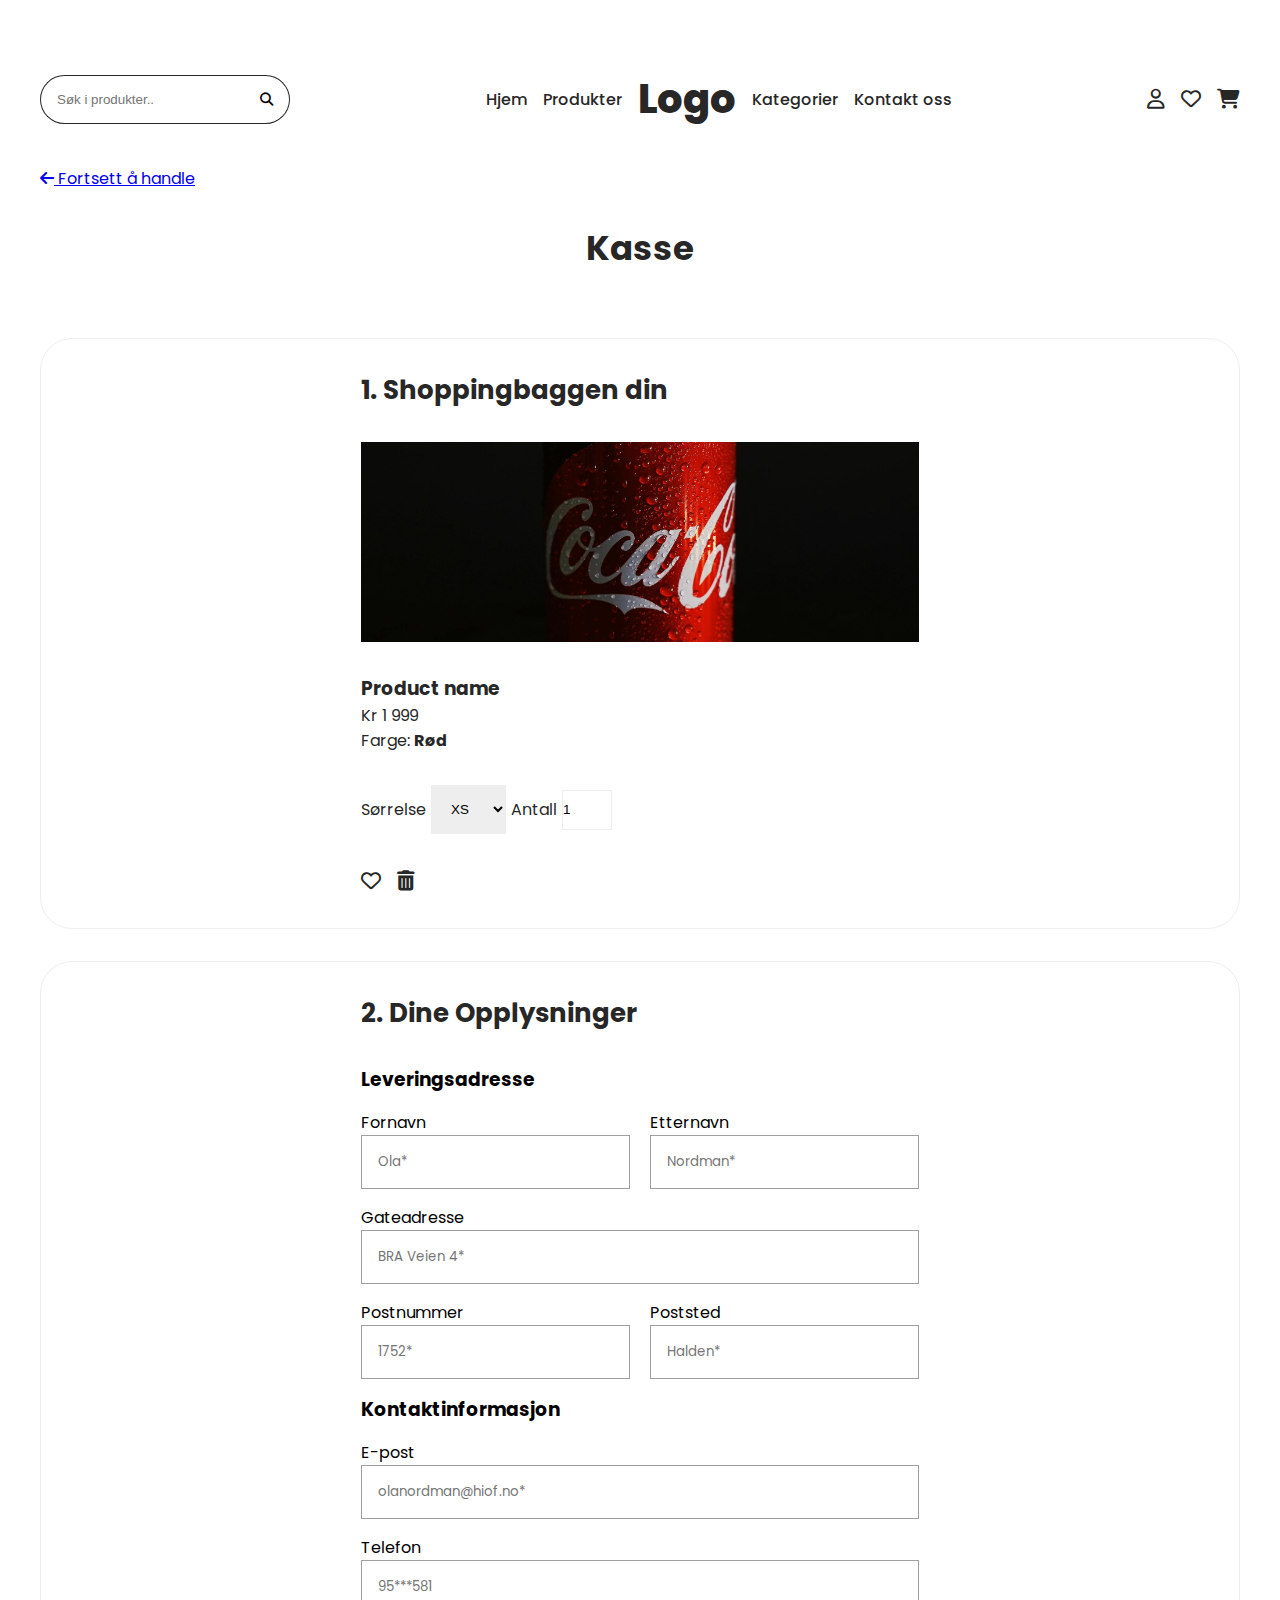
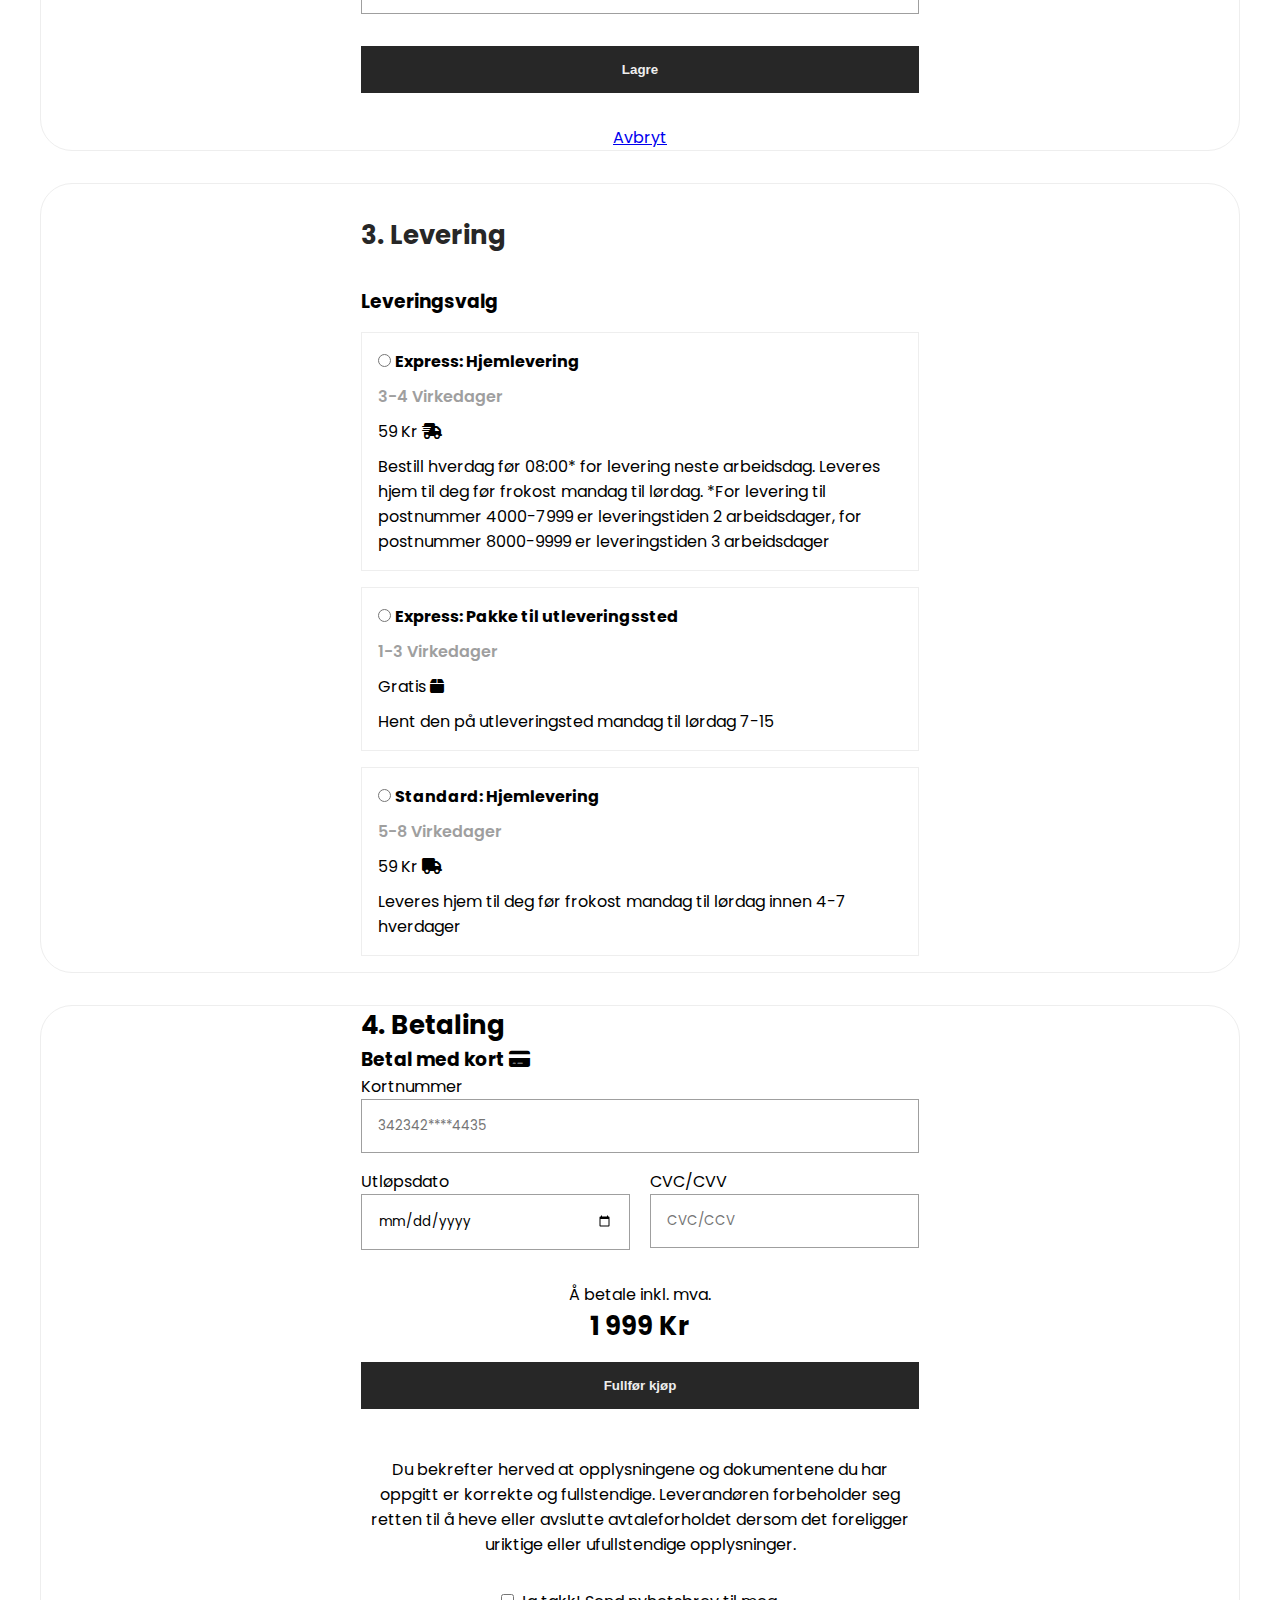
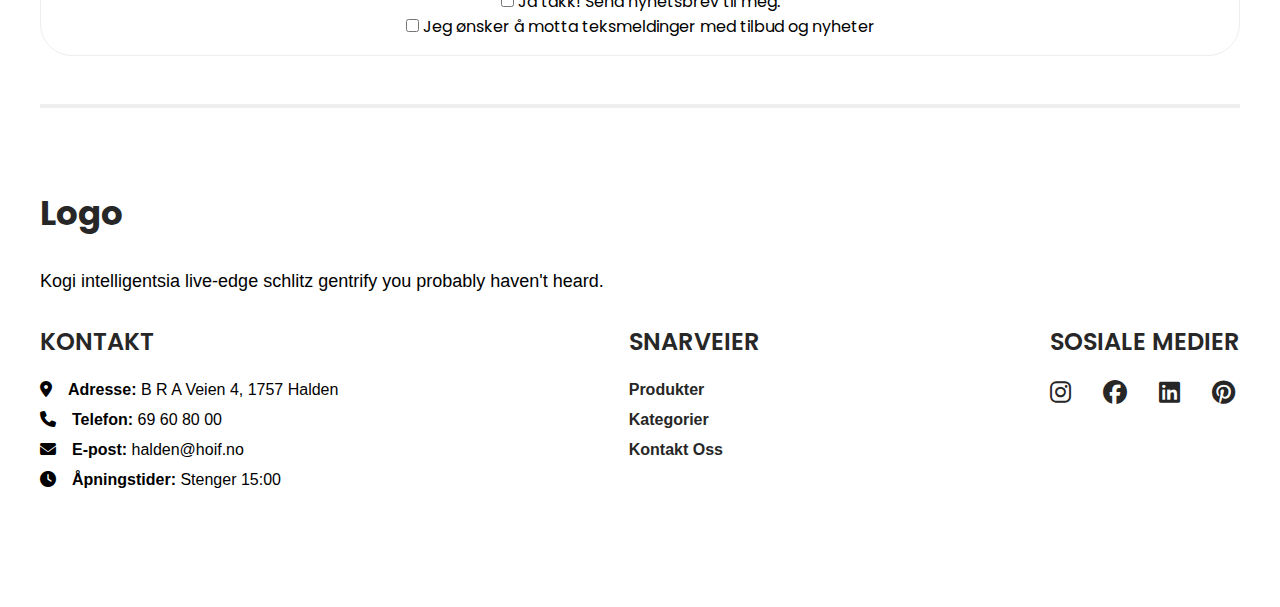
<file: checkout.html>
<!DOCTYPE html>
<html lang="no">
<head>
    <meta charset="UTF-8">
    <meta name="viewport" content="width=device-width, initial-scale=1.0">
    <link rel="stylesheet" href="css/main.css">
    <link rel="stylesheet" href="ikoner/css/solid.css">
    <link rel="stylesheet" href="ikoner/css/regular.css">
    <link rel="stylesheet" href="ikoner/css/fontawesome.css">
    <link rel="stylesheet" href="ikoner/css/brands.css">
    <meta name="description" content="Velkommen til min nye og fantastiske eksamensside hvor jeg viser frem mine ferdigheter.">
    <title>Betaling</title>
</head>
<body>
    <div id="wrapper">
        <header>
            <form class="searchbar">
                <input type="text" name="product_search" placeholder="Søk i produkter..">
                <button type="submit" class="search_btn"><i class="fa-solid fa-magnifying-glass"></i></button>
            </form>
            <nav class="main_nav">
                <ul>
                    <li><a href="index.html">Hjem</a></li>
                    <li><a href="product.html">Produkter</a></li>
                    <li class="logo"><a class="logo" href="index.html">Logo</a></li>
                    <li><a href="index.html#popular_categories">Kategorier</a></li>
                    <li><a href="#">Kontakt oss</a></li>
                </ul>
            </nav>
            <nav class="header_icons">
                <a href="#"><i class="fa-regular fa-user"></i></a>
                <a href="#"><i class="fa-regular fa-heart"></i></a>
                <a href="#"><i class="fa-solid fa-cart-shopping"></i></a>
            </nav>
        </header>

        <main class="checkout_main">
            <a href="index.html#popular_products"><i class="fa-solid fa-arrow-left"></i> Fortsett å handle</a>
            <h1 class="page_header">Kasse</h1>
            <section class="shopping_bag">
                <h1>1. Shoppingbaggen din</h1>
                <article class="product"  itemscope itemtype="http://schema.org/Product">
                    <picture>
                        <source srcset="images/product_img_big.jpg" media="(min-width: 800px)">
                        <source srcset="images/product_img_small.jpg" media="(min-width: 400px)">
                        <img src="images/product_img_small.jpg" alt="Produktbilde">
                    </picture>
                    <article class="product_info">
                        <h3 itemprop="name">Product name</h3>
                        <p>Kr 1 999</p>
                        <p>Farge: <b itemprop="color">Rød</b></p>
                        <form class="product_details">
                            <label>Sørrelse</label>
                            <select>
                                <option value="XS">XS</option>
                                <option value="XS">S</option>
                                <option value="XS">M</option>
                                <option value="XS">L</option>
                                <option value="XS">XL</option>
                            </select>
                            <label>Antall</label>
                            <input type="number" value="1">
                        </form>
                        <article class="operator_btns">
                            <a href="#" aria-label="Legg til favoritt"><i class="fa-regular fa-heart"></i></a>
                            <a href="#" aria-label="Slett produkt"><i class="fa-solid fa-trash-can"></i></a>
                        </article>
                    </article>
                </article>
                
            </section>
            <section class="user_details">
                <h1>2. Dine Opplysninger</h1>
                <form class="details" aria-label="Dine oplysninger">
                    <h3>Leveringsadresse</h3>
                    <fieldset class="split">
                        <label for="firstname">Fornavn</label>
                        <input type="text" name="firstname" name="lastname" placeholder="Ola*" aria-required="true">
                    </fieldset>
                    <fieldset class="split">
                        <label for="lastname">Etternavn</label>
                        <input type="text" name="lastname" name="lastname" placeholder="Nordman*" aria-required="true">
                    </fieldset>
                    <fieldset>
                        <label for="adress">Gateadresse</label>
                        <input type="text" name="adress" name="adress" placeholder="BRA Veien 4*" aria-required="true">
                    </fieldset>
                    <fieldset class="split">
                        <label for="areacode">Postnummer</label>
                        <input type="number" name="areacode" name="areacode" placeholder="1752*" aria-required="true">
                    </fieldset>
                    <fieldset class="split">
                        <label for="location">Poststed</label>
                        <input type="text" name="location" name="location" placeholder="Halden*" aria-required="true">
                    </fieldset>
                    <h3>Kontaktinformasjon</h3>
                    <fieldset>
                        <label for="mail">E-post</label>
                        <input type="text" name="mail" name="mail" placeholder="olanordman@hiof.no*" aria-required="true">
                    </fieldset>
                    <fieldset>
                        <label for="phone">Telefon</label>
                        <input type="text" name="phone" name="phone" placeholder="95***581" aria-required="true">
                    </fieldset>
                    <button type="submit">Lagre</button>
                    <a href="#">Avbryt</a>
                </form>
            </section>
            <section class="deliver_details">
                <h1>3. Levering</h1>
                <h3>Leveringsvalg</h3>
                <form class="delivery" aria-label="Leverings detaljer">
                    <article class="option">
                        <input type="radio" id="home" name="delivery" aria-required="true">
                        <label for="home"><b>Express: Hjemlevering</b></label>
                        <p class="deliverytime">3-4 Virkedager</p>
                        <p class="price">59 Kr <i class="fa-solid fa-truck-fast"></i></p>
                        <p>Bestill hverdag før 08:00* for levering neste arbeidsdag. Leveres hjem til deg før frokost mandag til lørdag. *For levering til postnummer 4000-7999 er leveringstiden 2 arbeidsdager, for postnummer 8000-9999 er leveringstiden 3 arbeidsdager</p>
                    </article>
                    <article class="option">
                        <input type="radio" id="dp" name="delivery" aria-required="true">
                        <label for="dp"><b>Express: Pakke til utleveringssted </b></label>
                        <p class="deliverytime">1-3 Virkedager</p>
                        <p class="price">Gratis <i class="fa-solid fa-box"></i></p>
                        <p>Hent den på utleveringsted mandag til lørdag 7-15</p>
                    </article>
                    <article class="option">
                        <input type="radio" id="home2" name="delivery" aria-required="true">
                        <label for="home2"><b>Standard: Hjemlevering</b></label>
                        <p class="deliverytime">5-8 Virkedager</p>
                        <p class="price">59 Kr <i class="fa-solid fa-truck"></i></p>
                        <p>Leveres hjem til deg før frokost mandag til lørdag innen 4-7 hverdager</p>
                    </article>
                </form>
            </section>
            <section class="payment_details">
                <h1>4. Betaling</h1>
                <h3>Betal med kort <i class="fa-solid fa-credit-card"></i></h3>
                <form class="payment" aria-label="Betalingsmetode">
                    <fieldset>
                        <label for="card_number">Kortnummer</label>
                        <input type="number" name="card_number" id="card_number" placeholder="342342****4435" aria-required="true">
                    </fieldset>
                    <fieldset class="split">
                        <label for="exp_date">Utløpsdato</label>
                        <input type="date" name="exp_date" id="exp_date" aria-required="true">
                    </fieldset>
                    <fieldset class="split">
                        <label for="cvc_number">CVC/CVV</label>
                        <input type="text" name="card_number" id="card_number" placeholder="CVC/CCV" aria-required="true">
                    </fieldset>

                    <article class="last_info">
                        <p>Å betale inkl. mva.</p>
                        <h1>1 999 Kr</h1>
                        <button type="submit" aria-label="Fullfør kjøp">Fullfør kjøp</button>
                        <p class="elua">
                            Du bekrefter herved at opplysningene og dokumentene du har
                            oppgitt er korrekte og fullstendige. Leverandøren forbeholder seg
                            retten til å heve eller avslutte avtaleforholdet dersom det foreligger
                            uriktige eller ufullstendige opplysninger.
                        </p>
                        <article class="checkbox">
                            <input type="checkbox" id="news" name="news">
                            <label for="news">Ja takk! Send nyhetsbrev til meg.</label>
                        </article>
                        <article class="checkbox">
                            <input type="checkbox" id="text" name="text">
                            <label for="text">Jeg ønsker å motta teksmeldinger med tilbud og nyheter</label>
                        </article>
                    </article>
                </form>
            </section>
        </main>

        <footer class="main_footer">
            <h1 class="footer_logo">Logo</h1>
            <p>Kogi intelligentsia live-edge schlitz gentrify you probably haven't heard.</p>
            <section class="footer_info">
                <article class="sub_container">
                    <h2>Kontakt</h2>
                    <ul class="contact_info">
                        <li><i class="fa-solid fa-location-dot"></i><b>Adresse: </b>B R A Veien 4, 1757 Halden</li>
                        <li><i class="fa-solid fa-phone"></i><b>Telefon: </b>69 60 80 00</li>
                        <li><i class="fa-solid fa-envelope"></i><b>E-post: </b>halden@hoif.no</li>
                        <li><i class="fa-solid fa-clock"></i><b>Åpningstider: </b>Stenger 15:00</li>
                    </ul>
                </article>
                <article class="sub_container">
                    <h2>Snarveier</h2>
                    <nav>
                        <ul class="footer_links">
                            <li><a href="product.html">Produkter</a></li>
                            <li><a href="index.html#popular_categories">Kategorier</a></li>
                            <li><a href="#">Kontakt Oss</a></li>
                        </ul>
                    </nav>
                </article>
                <article class="sub_container">
                    <h2>Sosiale medier</h2>
                    <nav class="soc_icons">
                        <a href="https://www.instagram.com/" target="_blank"><i class="fa-brands fa-instagram"></i></a>
                        <a href="https://www.facebook.com/" target="_blank"><i class="fa-brands fa-facebook"></i></a>
                        <a href="https://www.linkedin.com/" target="_blank"><i class="fa-brands fa-linkedin"></i></a>
                        <a href="https://www.pinterest.com/" target="_blank"><i class="fa-brands fa-pinterest"></i></a>
                    </nav>
                </article>
            </section>
        </footer>

    </div>
</body>
</html>
</file>
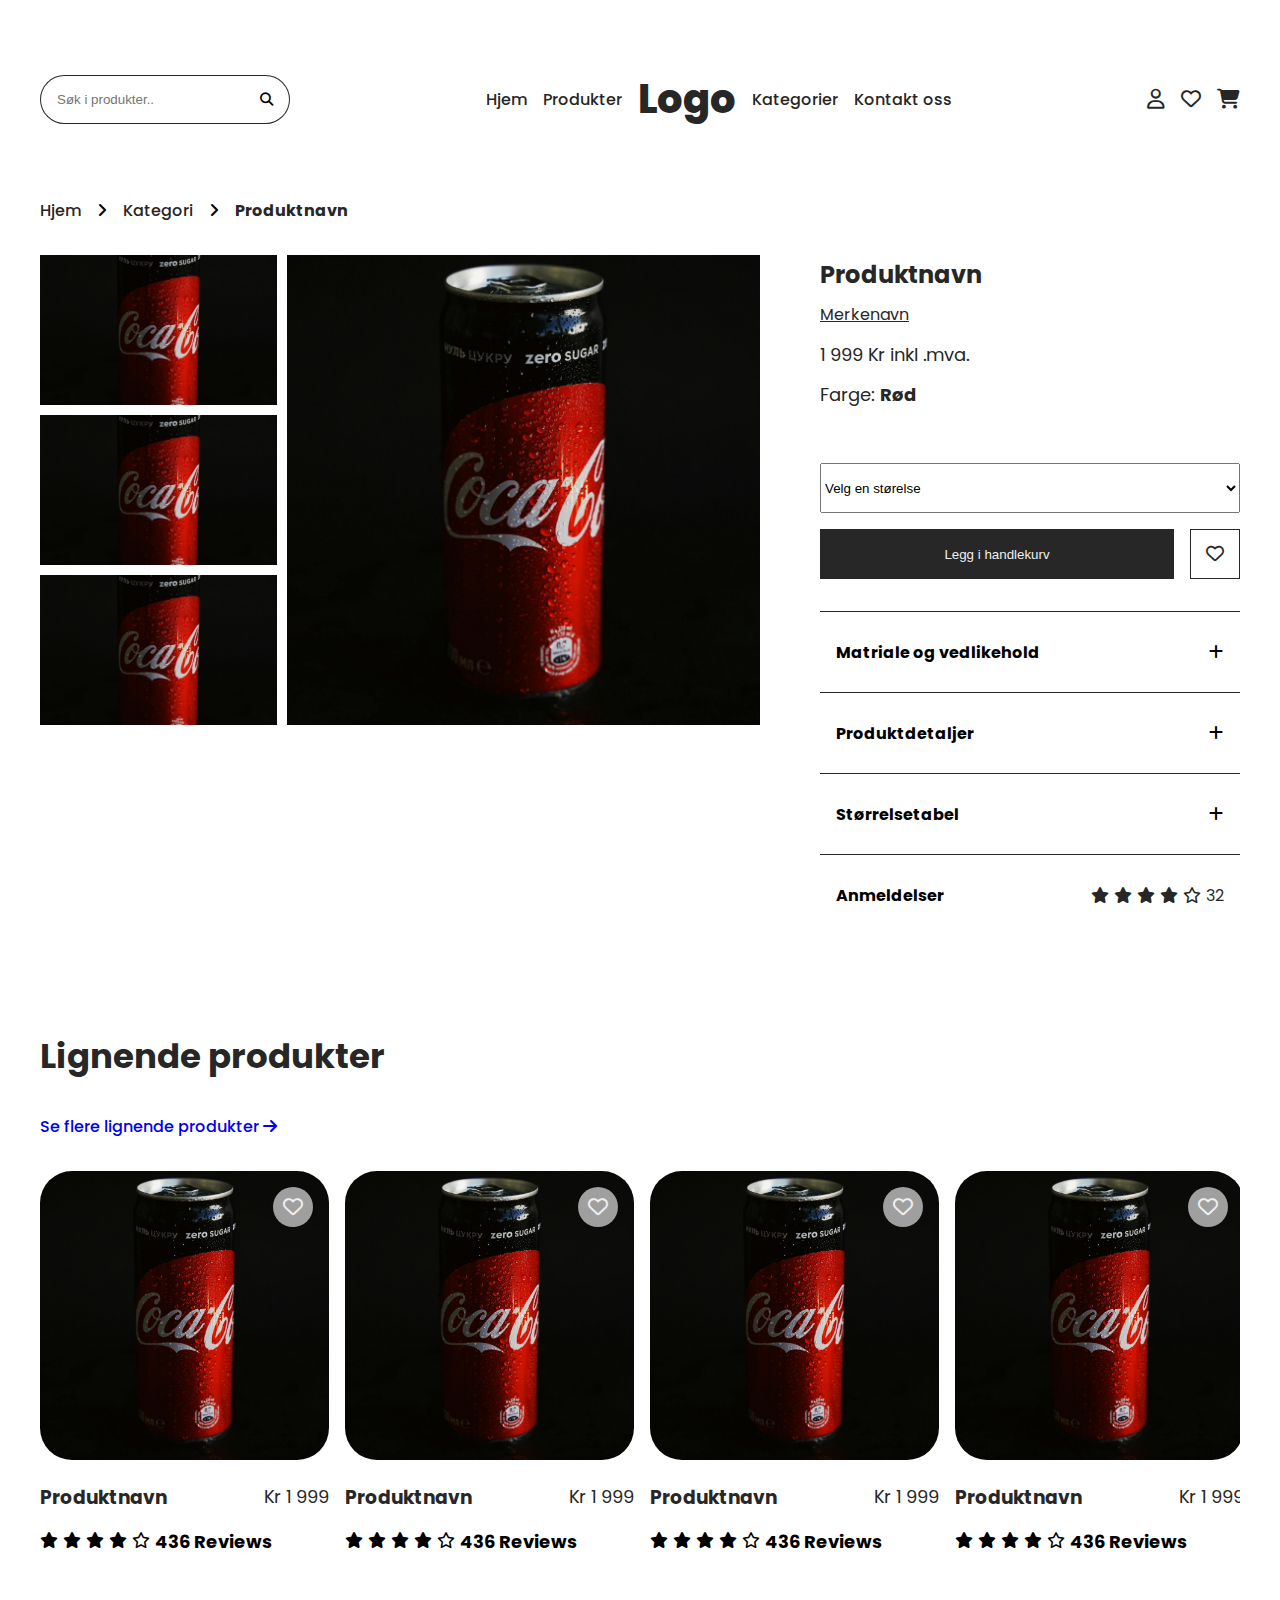
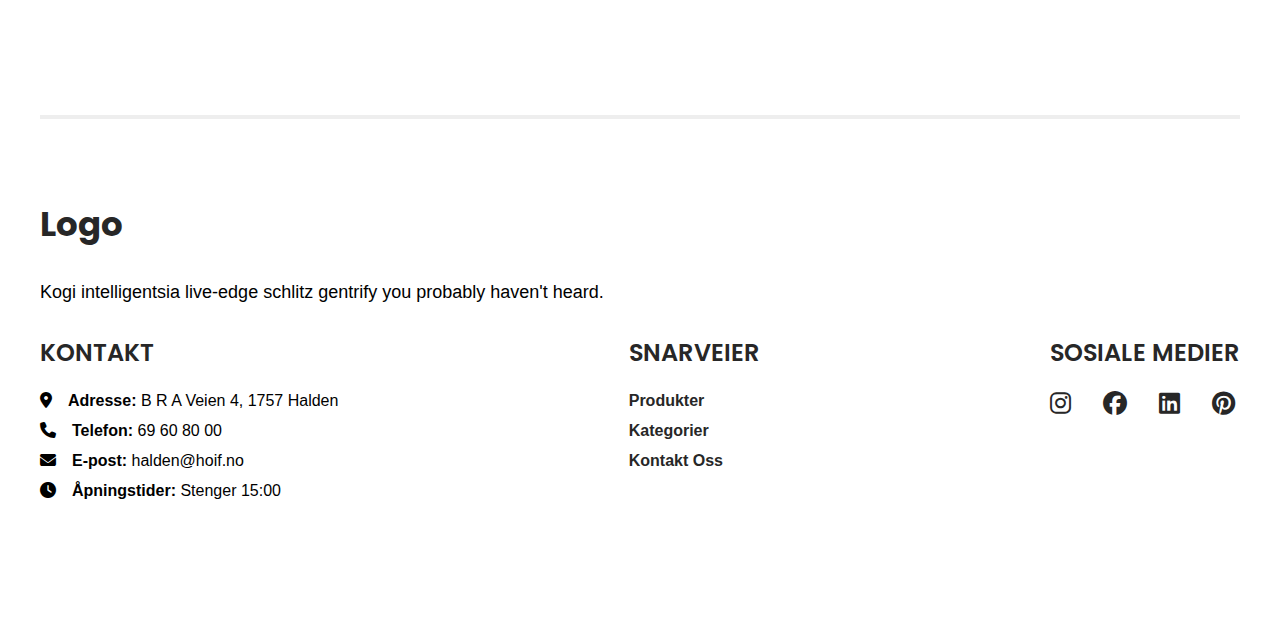
<file: product.html>
<!DOCTYPE html>
<html lang="no">
<head>
    <meta charset="UTF-8">
    <meta name="viewport" content="width=device-width, initial-scale=1.0">
    <link rel="stylesheet" href="css/main.css">
    <link rel="stylesheet" href="ikoner/css/solid.css">
    <link rel="stylesheet" href="ikoner/css/regular.css">
    <link rel="stylesheet" href="ikoner/css/fontawesome.css">
    <link rel="stylesheet" href="ikoner/css/brands.css">
    <meta name="description" content="Velkommen til min nye og fantastiske eksamensside hvor jeg viser frem mine ferdigheter.">
    <title>Produkter</title>
</head>
<body>
    <div id="wrapper">
        <header>
            <form class="searchbar">
                <input type="text" name="product_search" placeholder="Søk i produkter..">
                <button type="submit" class="search_btn"><i class="fa-solid fa-magnifying-glass"></i></button>
            </form>
            <nav class="main_nav">
                <ul>
                    <li><a href="index.html">Hjem</a></li>
                    <li><a href="product.html">Produkter</a></li>
                    <li class="logo"><a class="logo" href="index.html">Logo</a></li>
                    <li><a href="index.html#popular_categories">Kategorier</a></li>
                    <li><a href="#">Kontakt oss</a></li>
                </ul>
            </nav>
            <nav class="header_icons">
                <a href="#"><i class="fa-regular fa-user"></i></a>
                <a href="#"><i class="fa-regular fa-heart"></i></a>
                <a href="checkout.html"><i class="fa-solid fa-cart-shopping"></i></a>
            </nav>
        </header>

        <main class="product_main">
            <nav aria-label="breadcrumb" itemscope itemtype="https://schema.org/BreadcrumbList">
                <ul class="breadcrumbs">
                    <li itemprop="itemListElement" itemscope itemtype="https://schema.org/ListItem" class="item"><a href="index.html">Hjem</a><i class="fa-solid fa-angle-right"></i></li>
                    <li itemprop="itemListElement" itemscope itemtype="https://schema.org/ListItem" class="item"><a href="index.html#popular_categories">Kategori</a><i class="fa-solid fa-angle-right"></i></li>
                    <li itemprop="itemListElement" itemscope itemtype="https://schema.org/ListItem" class="item"><a href="#"><b>Produktnavn</b></a></li>
                </ul>
            </nav>

            <section class="product_container">
                <article class="product_image_grid" itemscope itemtype="http://schema.org/ImageGallery">
                    <picture id="img1" itemprop="associatedMedia" itemscope itemtype="http://schema.org/ImageObject">
                        <source srcset="images/product_img_big.jpg" media="(min-width: 800px)">
                        <source srcset="images/product_img_small.jpg" media="(min-width: 400px)">
                        <img src="images/product_img_small.jpg" alt="Produktbilde">
                    </picture>
                    <picture id="img2" itemprop="associatedMedia" itemscope itemtype="http://schema.org/ImageObject">
                        <source srcset="images/product_img_big.jpg" media="(min-width: 800px)">
                        <source srcset="images/product_img_small.jpg" media="(min-width: 400px)">
                        <img src="images/product_img_small.jpg" alt="Produktbilde">
                    </picture>
                    <picture id="img3" itemprop="associatedMedia" itemscope itemtype="http://schema.org/ImageObject">
                        <source srcset="images/product_img_big.jpg" media="(min-width: 800px)">
                        <source srcset="images/product_img_small.jpg" media="(min-width: 400px)">
                        <img src="images/product_img_small.jpg" alt="Produktbilde">
                    </picture>
                    <picture id="img4" itemprop="associatedMedia" itemscope itemtype="http://schema.org/ImageObject">
                        <source srcset="images/product_img_big.jpg" media="(min-width: 800px)">
                        <source srcset="images/product_img_small.jpg" media="(min-width: 400px)">
                        <img src="images/product_img_small.jpg" alt="Produktbilde">
                    </picture>
                </article>
                <article class="product_info" itemscope itemtype="http://schema.org/Product">
                    <h2 class="product_title" itemprop="name">Produktnavn</h2>
                    <a itemscope itemtype="https://schema.org/Organization" itemprop="creator" class="product_brand" href="#">Merkenavn</a>
                    <p class="product_price" itemprop="price">1 999 Kr inkl .mva.</p>
                    <p class="product_color" itemprop="color">Farge: <b>Rød</b></p>

                    <form class="user_options" aria-label="User options">
                        <select>
                            <option disabled selected>Velg en størelse</option>
                            <option value="XS">XS</option>
                            <option value="S">S</option>
                            <option value="M">M</option>
                            <option value="L">L</option>
                            <option value="XL">XL</option>
                        </select>
                        <button class="add_to_cart">Legg i handlekurv</button>
                        <button class="add_to_favorites"><i class="fa-regular fa-heart"></i></button>
                    </form>
                    <article class="details">
                        <details>
                            <summary><b>Matriale og vedlikehold</b><i class="fa-solid fa-plus"></i></summary>
                            <article class="content">
                                <ul>
                                    <li itemprop="material">Overmateriale: 95% viskose, 5% elastan</li>
                                    <li itemprop="material">Materiale ermer: 100% polyester</li>
                                    <li itemprop="material">Materiale: Jersy</li>
                                </ul>
                            </article>
                        </details>
                        <details>
                            <summary><b>Produktdetaljer</b><i class="fa-solid fa-plus"></i></summary>
                            <article class="content">
                                <p>Knausgaard gentrify truffaut portland yes plz migas. Tonx umami flexitarian kickstarter stumptown thundercats messenger bag pinterest pickled skateboard locavore echo park yuccie tilde.</p>
                            </article>
                        </details>
                        <details>
                            <summary><b>Størrelsetabel</b><i class="fa-solid fa-plus"></i></summary>
                            <article class="content">
                                <p>Knausgaard gentrify truffaut portland yes plz migas. Tonx umami flexitarian kickstarter stumptown thundercats messenger bag pinterest pickled skateboard locavore echo park yuccie tilde.</p>
                                <table>
                                    <thead>
                                        <tr>
                                            <th>EU</th>
                                            <th>INT</th>
                                            <th>BRYSTVIDDE</th>
                                            <th>LIVVIDDE</th>
                                            <th>HOFTEMÅL</th>
                                        </tr>
                                    </thead>
                                    <tbody>
                                        <tr>
                                            <td>32</td>
                                            <td>XXS</td>
                                            <td>76</td>
                                            <td>63</td>
                                            <td>85</td>
                                        </tr>
                                        <tr>
                                            <td>34</td>
                                            <td>XS</td>
                                            <td>80</td>
                                            <td>66</td>
                                            <td>89</td>
                                        </tr>
                                        <tr>
                                            <td>36</td>
                                            <td>S</td>
                                            <td>84</td>
                                            <td>69</td>
                                            <td>93</td>
                                        </tr>
                                        <tr>
                                            <td>38</td>
                                            <td>M</td>
                                            <td>88</td>
                                            <td>72</td>
                                            <td>97</td>
                                        </tr>
                                        <tr>
                                            <td>40</td>
                                            <td>L</td>
                                            <td>92</td>
                                            <td>76</td>
                                            <td>100</td>
                                        </tr>
                                        <tr>
                                            <td>42</td>
                                            <td>XL</td>
                                            <td>96</td>
                                            <td>80</td>
                                            <td>103</td>
                                        </tr>
                                        <tr>
                                            <td>44</td>
                                            <td>XXL</td>
                                            <td>100</td>
                                            <td>85</td>
                                            <td>106</td>
                                        </tr>
                                    </tbody>
                                </table>
                            </article>
                        </details>
                        <details>
                            <summary>
                                <b>Anmeldelser</b>
                                <article class="stars" itemscope itemtype="http://schema.org/Review">
                                    <i class="fa-solid fa-star" aria-hidden="true"></i>
                                    <i class="fa-solid fa-star" aria-hidden="true"></i>
                                    <i class="fa-solid fa-star" aria-hidden="true"></i>
                                    <i class="fa-solid fa-star" aria-hidden="true"></i>
                                    <i class="fa-regular fa-star" aria-hidden="true"></i>
                                    <p>32</p>
                                </article>
                            </summary>
                            <article class="content reviews" itemscope itemtype="http://schema.org/Review">
                                <p class="name">Ola nordman</p>
                                <p class="date">2024-10-02</p>
                                <article class="stars">
                                    <i class="fa-solid fa-star" aria-hidden="true"></i>
                                    <i class="fa-solid fa-star" aria-hidden="true"></i>
                                    <i class="fa-solid fa-star" aria-hidden="true"></i>
                                    <i class="fa-regular fa-star" aria-hidden="true"></i>
                                    <i class="fa-regular fa-star" aria-hidden="true"></i>
                                </article>
                                <p>Kogi intelligentsia live-edge schlitz gentrify you probably haven't heard of them marxism.</p>
                            </article>
                        </details>
                    </article>
                </article>
            </section>

            <section class="similar_products">
                <article class="similar_products_header">
                    <h1>Lignende produkter</h1>
                    <a href="index.html#popular_products">Se flere lignende produkter <i class="fa-solid fa-arrow-right"></i></a>
                </article>
                <section class="products">
                    <article class="product" itemscope itemtype="http://schema.org/Product">
                        <picture>
                            <source srcset="images/product_img_big.jpg" media="(min-width: 800px)">
                            <source srcset="images/product_img_small.jpg" media="(min-width: 400px)">
                            <img src="images/product_img_small.jpg" alt="Produktbilde">
                            <article class="like_btn"><i class="fa-regular fa-heart"></i></article>
                        </picture>
                        <a href="product.html">
                        <article class="product_info">
                            <h3 itemprop="name">Produktnavn</h3>
                            <p itemprop="price">Kr 1 999</p>
                        </article>
                        </a>
                        <ul class="product_rating" itemscope itemtype="http://schema.org/Review" aria-label="Product rating">
                            <li><i class="fa-solid fa-star" aria-hidden="true"></i></li>
                            <li><i class="fa-solid fa-star" aria-hidden="true"></i></li>
                            <li><i class="fa-solid fa-star" aria-hidden="true"></i></li>
                            <li><i class="fa-solid fa-star" aria-hidden="true"></i></li>
                            <li><i class="fa-regular fa-star" aria-hidden="true"></i></li>
                            <li><p><b itemprop="reviewCount">436 Reviews</b></li>
                        </ul>
                    </article>
                    <article class="product" itemscope itemtype="http://schema.org/Product">
                        <picture>
                            <source srcset="images/product_img_big.jpg" media="(min-width: 800px)">
                            <source srcset="images/product_img_small.jpg" media="(min-width: 400px)">
                            <img src="images/product_img_small.jpg" alt="Produktbilde">
                            <article class="like_btn"><i class="fa-regular fa-heart"></i></article>
                        </picture>
                        <a href="product.html">
                        <article class="product_info">
                            <h3 itemprop="name">Produktnavn</h3>
                            <p itemprop="price">Kr 1 999</p>
                        </article>
                        </a>
                        <ul class="product_rating" itemscope itemtype="http://schema.org/Review" aria-label="Product rating">
                            <li><i class="fa-solid fa-star" aria-hidden="true"></i></li>
                            <li><i class="fa-solid fa-star" aria-hidden="true"></i></li>
                            <li><i class="fa-solid fa-star" aria-hidden="true"></i></li>
                            <li><i class="fa-solid fa-star" aria-hidden="true"></i></li>
                            <li><i class="fa-regular fa-star" aria-hidden="true"></i></li>
                            <li><p><b>436 Reviews</b></li>
                        </ul>
                    </article>
                    <article class="product" itemscope itemtype="http://schema.org/Product">
                        <picture>
                            <source srcset="images/product_img_big.jpg" media="(min-width: 800px)">
                            <source srcset="images/product_img_small.jpg" media="(min-width: 400px)">
                            <img src="images/product_img_small.jpg" alt="Produktbilde">
                            <article class="like_btn"><i class="fa-regular fa-heart"></i></article>
                        </picture>
                        <a href="product.html">
                        <article class="product_info">
                            <h3 itemprop="name">Produktnavn</h3>
                            <p itemprop="price">Kr 1 999</p>
                        </article>
                        </a>
                        <ul class="product_rating" itemscope itemtype="http://schema.org/Review" aria-label="Product rating">
                            <li><i class="fa-solid fa-star" aria-hidden="true"></i></li>
                            <li><i class="fa-solid fa-star" aria-hidden="true"></i></li>
                            <li><i class="fa-solid fa-star" aria-hidden="true"></i></li>
                            <li><i class="fa-solid fa-star" aria-hidden="true"></i></li>
                            <li><i class="fa-regular fa-star" aria-hidden="true"></i></li>
                            <li><p><b>436 Reviews</b></li>
                        </ul>
                    </article>
                    <article class="product" itemscope itemtype="http://schema.org/Product">
                        <picture>
                            <source srcset="images/product_img_big.jpg" media="(min-width: 800px)">
                            <source srcset="images/product_img_small.jpg" media="(min-width: 400px)">
                            <img src="images/product_img_small.jpg" alt="Produktbilde">
                            <article class="like_btn"><i class="fa-regular fa-heart"></i></article>
                        </picture>
                        <a href="product.html">
                        <article class="product_info">
                            <h3 itemprop="name">Produktnavn</h3>
                            <p itemprop="price">Kr 1 999</p>
                        </article>
                        </a>
                        <ul class="product_rating" itemscope itemtype="http://schema.org/Review" aria-label="Product rating">
                            <li><i class="fa-solid fa-star" aria-hidden="true"></i></li>
                            <li><i class="fa-solid fa-star" aria-hidden="true"></i></li>
                            <li><i class="fa-solid fa-star" aria-hidden="true"></i></li>
                            <li><i class="fa-solid fa-star" aria-hidden="true"></i></li>
                            <li><i class="fa-regular fa-star" aria-hidden="true"></i></li>
                            <li><p><b>436 Reviews</b></li>
                        </ul>
                    </article>
                    <article class="product" itemscope itemtype="http://schema.org/Product">
                        <picture>
                            <source srcset="images/product_img_big.jpg" media="(min-width: 800px)">
                            <source srcset="images/product_img_small.jpg" media="(min-width: 400px)">
                            <img src="images/product_img_small.jpg" alt="Produktbilde">
                            <article class="like_btn"><i class="fa-regular fa-heart"></i></article>
                        </picture>
                        <a href="product.html">
                        <article class="product_info">
                            <h3 itemprop="name">Produktnavn</h3>
                            <p itemprop="price">Kr 1 999</p>
                        </article>
                        </a>
                        <ul class="product_rating" itemscope itemtype="http://schema.org/Review" aria-label="Product rating">
                            <li><i class="fa-solid fa-star" aria-hidden="true"></i></li>
                            <li><i class="fa-solid fa-star" aria-hidden="true"></i></li>
                            <li><i class="fa-solid fa-star" aria-hidden="true"></i></li>
                            <li><i class="fa-solid fa-star" aria-hidden="true"></i></li>
                            <li><i class="fa-regular fa-star" aria-hidden="true"></i></li>
                            <li><p><b>436 Reviews</b></li>
                        </ul>
                    </article>
                    <article class="product" itemscope itemtype="http://schema.org/Product">
                        <picture>
                            <source srcset="images/product_img_big.jpg" media="(min-width: 800px)">
                            <source srcset="images/product_img_small.jpg" media="(min-width: 400px)">
                            <img src="images/product_img_small.jpg" alt="Produktbilde">
                            <article class="like_btn"><i class="fa-regular fa-heart"></i></article>
                        </picture>
                        <a href="product.html">
                        <article class="product_info">
                            <h3 itemprop="name">Produktnavn</h3>
                            <p itemprop="price">Kr 1 999</p>
                        </article>
                        </a>
                        <ul class="product_rating" itemscope itemtype="http://schema.org/Review" aria-label="Product rating">
                            <li><i class="fa-solid fa-star" aria-hidden="true"></i></li>
                            <li><i class="fa-solid fa-star" aria-hidden="true"></i></li>
                            <li><i class="fa-solid fa-star" aria-hidden="true"></i></li>
                            <li><i class="fa-solid fa-star" aria-hidden="true"></i></li>
                            <li><i class="fa-regular fa-star" aria-hidden="true"></i></li>
                            <li><p><b>436 Reviews</b></li>
                        </ul>
                    </article>
                </section>
            </section>

        </main>

        <footer>
            <h1 class="footer_logo">Logo</h1>
            <p>Kogi intelligentsia live-edge schlitz gentrify you probably haven't heard.</p>
            <section class="footer_info">
                <article class="sub_container">
                    <h2>Kontakt</h2>
                    <ul class="contact_info">
                        <li><i class="fa-solid fa-location-dot"></i><b>Adresse: </b>B R A Veien 4, 1757 Halden</li>
                        <li><i class="fa-solid fa-phone"></i><b>Telefon: </b>69 60 80 00</li>
                        <li><i class="fa-solid fa-envelope"></i><b>E-post: </b>halden@hoif.no</li>
                        <li><i class="fa-solid fa-clock"></i><b>Åpningstider: </b>Stenger 15:00</li>
                    </ul>
                </article>
                <article class="sub_container">
                    <h2>Snarveier</h2>
                    <nav>
                        <ul class="footer_links">
                            <li><a href="product.html">Produkter</a></li>
                            <li><a href="index.html#popular_categories">Kategorier</a></li>
                            <li><a href="#">Kontakt Oss</a></li>
                        </ul>
                    </nav>
                </article>
                <article class="sub_container">
                    <h2>Sosiale medier</h2>
                    <nav class="soc_icons">
                        <a href="https://www.instagram.com/" target="_blank"><i class="fa-brands fa-instagram"></i></a>
                        <a href="https://www.facebook.com/" target="_blank"><i class="fa-brands fa-facebook"></i></a>
                        <a href="https://www.linkedin.com/" target="_blank"><i class="fa-brands fa-linkedin"></i></a>
                        <a href="https://www.pinterest.com/" target="_blank"><i class="fa-brands fa-pinterest"></i></a>
                    </nav>
                </article>
            </section>
        </footer>
    </div>
</body>
</html>
</file>
<file: css/main.css>
@import url("https://fonts.googleapis.com/css2?family=Poppins:ital,wght@0,100;0,200;0,300;0,400;0,500;0,600;0,700;0,800;0,900;1,100;1,200;1,300;1,400;1,500;1,600;1,700;1,800;1,900&display=swap");
* {
  margin: 0px;
  padding: 0px;
  box-sizing: border-box;
}

html, body {
  font-family: Poppins;
}

ul {
  list-style: none;
}

p {
  font-size: 18px;
}

#wrapper {
  width: 95%;
  height: auto;
  margin: 0px auto;
  padding: 2rem 0;
}

header {
  display: flex;
  flex-flow: column;
  align-items: center;
}
header form.searchbar {
  display: flex;
  width: 250px;
}
header form.searchbar input[type=text] {
  width: 100%;
  background: none;
  border: 1px solid #272727;
  border-right: none;
  outline: none;
  padding: 1rem;
  border-radius: 25px;
  border-top-right-radius: 0;
  border-bottom-right-radius: 0;
}
header form.searchbar button.search_btn {
  background: none;
  border: 1px solid #272727;
  border-left: none;
  cursor: pointer;
  padding: 1rem;
  border-radius: 25px;
  border-top-left-radius: 0;
  border-bottom-left-radius: 0;
}
header nav.main_nav {
  margin: 1rem 0;
}
header nav.main_nav ul {
  text-align: center;
  display: flex;
  flex-flow: column;
}
header nav.main_nav ul li.logo {
  text-decoration: none;
}
header nav.main_nav ul li.logo a.logo {
  text-decoration: none;
  padding: 1rem 0;
  display: block;
  font-size: 40px;
  font-weight: 800;
  color: #272727;
}
header nav.main_nav ul li.logo a.logo:hover {
  opacity: 1;
}
header nav.main_nav ul li {
  padding: 5px 0;
}
header nav.main_nav ul li a {
  color: #272727;
  font-weight: 500;
  text-decoration: none;
}
header nav.main_nav ul li a:hover {
  opacity: 0.7;
  transition: 0.1s all ease;
}
header nav.header_icons {
  display: flex;
  flex-direction: wrap;
  gap: 1rem;
}
header nav.header_icons i, header nav.header_icons a, header nav.header_icons p {
  color: #272727;
  font-size: 20px;
}
header nav.header_icons a:hover {
  transform: scale(1.2);
  transition: 0.1s all ease;
}

main.index_main section.banner_slider {
  width: 100%;
  height: auto;
  padding: 2rem 0;
  display: flex;
  position: relative;
  overflow: hidden;
}
main.index_main section.banner_slider article.slide {
  position: relative;
  display: flex;
  align-items: center;
  justify-content: end;
  text-align: right;
  height: 800px;
  flex: 0 0 100%;
}
main.index_main section.banner_slider article.slide picture {
  width: 100%;
  height: 100%;
}
main.index_main section.banner_slider article.slide picture img {
  width: 100%;
  height: 100%;
  -o-object-fit: cover;
     object-fit: cover;
  border-radius: 2rem;
  filter: brightness(40%);
}
main.index_main section.banner_slider article.slide article.slider_info {
  position: absolute;
  padding: 3rem;
  width: 75%;
  height: auto;
  color: #eeeeee;
}
main.index_main section.banner_slider article.slide article.slider_info h1 {
  font-size: 34px;
  color: #272727;
  padding: 2rem 0;
  color: #eeeeee;
}
main.index_main section.banner_slider article.slide article.slider_info button.slider_btn {
  padding: 20px;
  border-radius: 2rem;
  background-color: #eeeeee;
  color: #272727;
  border: none;
  font-size: 14px;
  font-family: Arial;
  font-weight: 600;
  cursor: pointer;
  margin-top: 2rem;
}
main.index_main section.banner_slider article.slide article.slider_info button.slider_btn:hover {
  opacity: 0.7;
  transition: 0.1s all ease;
}
main.index_main section.popular_products {
  width: 100%;
  height: auto;
  padding: 2rem 0;
}
main.index_main section.popular_products article.pop_products_header {
  text-align: center;
}
main.index_main section.popular_products article.pop_products_header h1 {
  font-size: 34px;
  color: #272727;
  padding: 2rem 0;
}
main.index_main section.popular_products article.pop_products_header p {
  font-family: Arial;
  padding-bottom: 2rem;
}
main.index_main section.popular_products article.pop_products_header nav.category {
  padding-bottom: 2rem;
}
main.index_main section.popular_products article.pop_products_header nav.category button.cat_btn {
  padding: 20px;
  border-radius: 2rem;
  background-color: Transparent;
  color: #272727;
  border: 1px solid #9f9f9f;
  font-size: 14px;
  font-family: Arial;
  font-weight: 600;
  cursor: pointer;
  transition: 0.1s all ease;
}
main.index_main section.popular_products article.pop_products_header nav.category button.cat_btn:hover {
  transition: 0.1s all ease;
  background-color: #9f9f9f;
  color: #eeeeee;
}
main.index_main section.popular_products article.pop_products_header nav.category #selected {
  background-color: #272727;
  border: none;
  color: #eeeeee;
}
main.index_main section.popular_products .products_container {
  display: flex;
  flex-flow: column;
  gap: 1rem;
}
main.index_main section.popular_products .products_container article.product {
  flex: 1 1 100%;
  margin: 2rem 0;
}
main.index_main section.popular_products .products_container article.product picture {
  display: block;
  position: relative;
  width: 100%;
  height: auto;
}
main.index_main section.popular_products .products_container article.product picture img {
  width: 100%;
  height: 500px;
  -o-object-fit: cover;
     object-fit: cover;
  border-radius: 2rem;
}
main.index_main section.popular_products .products_container article.product picture .like_btn {
  position: absolute;
  top: 1rem;
  right: 1rem;
  width: 40px;
  height: 40px;
  line-height: 40px;
  font-size: 20px;
  text-align: center;
  color: #eeeeee;
  border-radius: 100%;
  background-color: #9f9f9f;
  cursor: pointer;
  transition: 0.1s all ease;
}
main.index_main section.popular_products .products_container article.product picture .like_btn:hover {
  background-color: #F40009;
  transition: 0.1s all ease;
}
main.index_main section.popular_products .products_container article.product a {
  color: #272727;
  text-decoration: none;
}
main.index_main section.popular_products .products_container article.product article.product_info {
  display: flex;
  flex-direction: wrap;
  gap: 0;
  justify-content: space-between;
  padding: 1rem 0;
}
main.index_main section.popular_products .products_container article.product ul.product_rating {
  display: flex;
  flex-direction: wrap;
  gap: 5px;
}
main.index_main section.popular_categories {
  width: 100%;
  height: auto;
  padding: 2rem 0;
}
main.index_main section.popular_categories .pop_cat_header {
  text-align: center;
}
main.index_main section.popular_categories .pop_cat_header h1 {
  font-size: 34px;
  color: #272727;
  padding: 2rem 0;
}
main.index_main section.popular_categories .pop_cat_header p {
  font-family: Arial;
  padding-bottom: 2rem;
}
main.index_main section.popular_categories section.grid_container {
  display: grid;
  gap: 1rem;
  grid-template-columns: 1fr;
  grid-template-rows: 250px 250px 250px 250px 250px;
  grid-template-areas: "cat1" "cat2" "cat3" "cat4" "cat5";
}
main.index_main section.popular_categories section.grid_container #cat1 {
  grid-area: cat1;
}
main.index_main section.popular_categories section.grid_container #cat2 {
  grid-area: cat2;
}
main.index_main section.popular_categories section.grid_container #cat3 {
  grid-area: cat3;
}
main.index_main section.popular_categories section.grid_container #cat4 {
  grid-area: cat4;
}
main.index_main section.popular_categories section.grid_container #cat5 {
  grid-area: cat5;
}
main.index_main section.popular_categories section.grid_container article.cat_container {
  width: auto;
  height: 100%;
  position: relative;
  display: flex;
  align-items: center;
  justify-content: center;
}
main.index_main section.popular_categories section.grid_container article.cat_container h3 {
  position: absolute;
  color: #eeeeee;
  text-transform: uppercase;
  font-weight: 600;
}
main.index_main section.popular_categories section.grid_container article.cat_container picture {
  width: 100%;
  height: 100%;
}
main.index_main section.popular_categories section.grid_container article.cat_container picture img {
  width: 100%;
  height: 100%;
  -o-object-fit: cover;
     object-fit: cover;
  border-radius: 2rem;
  filter: brightness(50%);
}
main.index_main section.reviews {
  width: 100%;
  height: auto;
  padding: 2rem 0;
}
main.index_main section.reviews h1 {
  font-size: 34px;
  color: #272727;
  padding: 2rem 0;
}
main.index_main section.reviews section.reviews_container {
  display: flex;
  flex-direction: wrap;
  gap: 1rem;
  overflow-x: auto;
  width: 100%;
}
main.index_main section.reviews section.reviews_container article.container {
  padding: 1rem;
  border-radius: 2rem;
  border: 1px solid #eeeeee;
  flex: 0 0 289px;
}
main.index_main section.reviews section.reviews_container article.container h3 {
  color: #272727;
}
main.index_main section.reviews section.reviews_container article.container img {
  width: 150px;
  height: 150px;
  border-radius: 100%;
  -o-object-fit: cover;
     object-fit: cover;
}
main.index_main section.reviews section.reviews_container article.container p {
  font-family: Arial;
  color: #272727;
  font-weight: 500;
  font-size: 18px;
}
main.index_main section.reviews section.reviews_container ul.stars {
  display: flex;
  flex-direction: wrap;
  gap: 5px;
  padding: 1rem 0;
}
main.index_main section.reviews section.reviews_container ul.stars i, main.index_main section.reviews section.reviews_container ul.stars a, main.index_main section.reviews section.reviews_container ul.stars p {
  color: #272727;
  font-size: 18px;
}

main.product_main nav {
  padding: 2rem 0;
}
main.product_main nav ul.breadcrumbs {
  display: flex;
  flex-direction: wrap;
  gap: 0;
}
main.product_main nav ul.breadcrumbs li a {
  text-decoration: none;
  color: #272727;
  font-weight: 500;
}
main.product_main nav ul.breadcrumbs li a:hover {
  opacity: 0.7;
  transition: 0.1s all ease;
}
main.product_main nav ul.breadcrumbs li i {
  padding: 0 1rem;
}
main.product_main section.product_container {
  display: flex;
  flex-wrap: wrap;
}
main.product_main section.product_container article.product_image_grid {
  display: grid;
  width: 100%;
  height: auto;
  gap: 10px;
  margin-bottom: 2rem;
  grid-template-columns: 0.5fr 1fr;
  grid-template-rows: 150px 150px 150px;
  grid-template-areas: "img1 img4" "img2 img4" "img3 img4";
}
main.product_main section.product_container article.product_image_grid #img1 {
  grid-area: img1;
}
main.product_main section.product_container article.product_image_grid #img2 {
  grid-area: img2;
}
main.product_main section.product_container article.product_image_grid #img3 {
  grid-area: img3;
}
main.product_main section.product_container article.product_image_grid #img4 {
  grid-area: img4;
}
main.product_main section.product_container article.product_image_grid picture {
  width: 100%;
  height: 100%;
}
main.product_main section.product_container article.product_image_grid picture img {
  width: 100%;
  height: 100%;
  -o-object-fit: cover;
     object-fit: cover;
}
main.product_main section.product_container article.product_info {
  width: 100%;
  height: auto;
}
main.product_main section.product_container article.product_info h2.product_title, main.product_main section.product_container article.product_info a.product_price, main.product_main section.product_container article.product_info p.product_price, main.product_main section.product_container article.product_info p.product_color, main.product_main section.product_container article.product_info a.product_brand {
  color: #272727;
  line-height: 40px;
}
main.product_main section.product_container article.product_info form.user_options {
  display: flex;
  flex-flow: wrap;
  justify-content: space-between;
}
main.product_main section.product_container article.product_info form.user_options select {
  margin-top: 3rem;
  width: 100%;
  height: 50px;
  margin-bottom: 1rem;
  outline: none;
}
main.product_main section.product_container article.product_info form.user_options button.add_to_cart {
  width: calc(100% - 50px - 1rem);
  height: 50px;
  background-color: #272727;
  color: #eeeeee;
  border: none;
  cursor: pointer;
}
main.product_main section.product_container article.product_info form.user_options button.add_to_cart:hover {
  opacity: 0.7;
  transition: 0.1s all ease;
}
main.product_main section.product_container article.product_info form.user_options button.add_to_favorites {
  width: 50px;
  height: 50px;
  background-color: transparent;
  color: #272727;
  border: 1px solid #272727;
  font-size: 18px;
  cursor: pointer;
}
main.product_main section.product_container article.product_info form.user_options button.add_to_favorites:hover {
  border: 1px solid #F40009;
  color: #F40009;
}
main.product_main section.product_container article.product_info article.details {
  padding: 2rem 0;
}
main.product_main section.product_container article.product_info article.details details {
  padding: 0 1rem;
  border-top: 1px solid #272727;
  height: auto;
}
main.product_main section.product_container article.product_info article.details details summary {
  height: 5rem;
  list-style: none;
  display: flex;
  justify-content: space-between;
  align-items: center;
  cursor: pointer;
}
main.product_main section.product_container article.product_info article.details details summary article.stars {
  display: flex;
  flex-direction: wrap;
  gap: 5px;
  align-items: center;
}
main.product_main section.product_container article.product_info article.details details summary article.stars i, main.product_main section.product_container article.product_info article.details details summary article.stars a, main.product_main section.product_container article.product_info article.details details summary article.stars p {
  color: #272727;
  font-size: 16px;
}
main.product_main section.product_container article.product_info article.details details article.content {
  margin-bottom: 2rem;
}
main.product_main section.product_container article.product_info article.details details article.content ul {
  list-style: circle;
  margin-left: 2rem;
}
main.product_main section.product_container article.product_info article.details details article.content p {
  font-size: 16px;
  color: #272727;
}
main.product_main section.product_container article.product_info article.details details article.content table {
  border-collapse: collapse;
  width: 100%;
  margin-top: 2rem;
}
main.product_main section.product_container article.product_info article.details details article.content table th {
  text-align: left;
}
main.product_main section.product_container article.product_info article.details details article.reviews {
  padding: 1rem;
  border: 1px solid #eeeeee;
  border-radius: 2rem;
}
main.product_main section.product_container article.product_info article.details details article.reviews p.name {
  margin-bottom: 1rem;
}
main.product_main section.product_container article.product_info article.details details article.reviews article.stars {
  display: flex;
  flex-direction: wrap;
  gap: 5px;
  margin: 1rem 0;
}
main.product_main section.product_container article.product_info article.details details article.reviews article.stars i, main.product_main section.product_container article.product_info article.details details article.reviews article.stars a, main.product_main section.product_container article.product_info article.details details article.reviews article.stars p {
  color: #272727;
  font-size: 16px;
}
main.product_main section.similar_products {
  width: 100%;
  height: auto;
  padding: 2rem 0;
}
main.product_main section.similar_products article.similar_products_header {
  display: flex;
  flex-direction: column;
}
main.product_main section.similar_products article.similar_products_header h1 {
  font-size: 34px;
  color: #272727;
  padding: 2rem 0;
}
main.product_main section.similar_products article.similar_products_header a {
  text-decoration: none;
  font-weight: 500;
}
main.product_main section.similar_products article.similar_products_header a:hover {
  opacity: 0.7;
  transition: 0.1s all ease;
}
main.product_main section.similar_products section.products {
  display: flex;
  flex-flow: row;
  gap: 1rem;
  height: auto;
  width: 100%;
  overflow-y: auto;
  margin-bottom: 3rem;
}
main.product_main section.similar_products section.products article.product {
  height: auto;
  flex: 0 0 289px;
  padding: 2rem 0;
}
main.product_main section.similar_products section.products article.product picture {
  display: block;
  position: relative;
  width: auto;
  height: auto;
  height: auto;
}
main.product_main section.similar_products section.products article.product picture img {
  width: 100%;
  height: 289px;
  -o-object-fit: cover;
     object-fit: cover;
  border-radius: 2rem;
}
main.product_main section.similar_products section.products article.product picture .like_btn {
  position: absolute;
  top: 1rem;
  right: 1rem;
  width: 40px;
  height: 40px;
  line-height: 40px;
  font-size: 20px;
  text-align: center;
  color: #eeeeee;
  border-radius: 100%;
  background-color: #9f9f9f;
  cursor: pointer;
  transition: 0.1s all ease;
}
main.product_main section.similar_products section.products article.product picture .like_btn:hover {
  background-color: #F40009;
  transition: 0.1s all ease;
}
main.product_main section.similar_products section.products article.product a {
  color: #272727;
  text-decoration: none;
}
main.product_main section.similar_products section.products article.product article.product_info {
  display: flex;
  flex-direction: wrap;
  gap: 0;
  justify-content: space-between;
  padding: 1rem 0;
}
main.product_main section.similar_products section.products article.product ul.product_rating {
  display: flex;
  flex-direction: wrap;
  gap: 5px;
}

main.checkout_main h1.page_header {
  font-size: 34px;
  color: #272727;
  padding: 2rem 0;
  text-align: center;
}
main.checkout_main section.shopping_bag {
  margin: 2rem 0;
  width: 100%;
  height: auto;
  padding: 2rem 0;
  padding: 2rem;
  border: 1px solid #eeeeee;
  border-radius: 2rem;
}
main.checkout_main section.shopping_bag h1 {
  font-size: 34px;
  color: #272727;
  padding: 2rem 0;
  font-size: 26px;
}
main.checkout_main section.shopping_bag article.product {
  width: 100%;
  display: flex;
  flex-direction: column;
}
main.checkout_main section.shopping_bag article.product picture {
  width: 100%;
  height: 200px;
  margin-bottom: 2rem;
}
main.checkout_main section.shopping_bag article.product picture img {
  width: 100%;
  height: 100%;
  -o-object-fit: cover;
     object-fit: cover;
}
main.checkout_main section.shopping_bag article.product article.product_info {
  color: #272727;
}
main.checkout_main section.shopping_bag article.product article.product_info p {
  font-size: 16px;
}
main.checkout_main section.shopping_bag article.product article.product_info form.product_details {
  height: auto;
  padding: 2rem 0;
  display: flex;
  flex-direction: wrap;
  gap: 5px;
  align-items: center;
}
main.checkout_main section.shopping_bag article.product article.product_info form.product_details select {
  width: 75px;
  padding: 1rem;
  border: none;
  outline: none;
  background-color: #eeeeee;
}
main.checkout_main section.shopping_bag article.product article.product_info form.product_details input[type=number] {
  width: 50px;
  height: 40px;
  outline: none;
  border: 1px solid #eeeeee;
}
main.checkout_main section.shopping_bag article.product article.product_info article.operator_btns {
  display: flex;
  gap: 1rem;
  font-size: 20px;
  margin-bottom: 2rem;
}
main.checkout_main section.shopping_bag article.product article.product_info article.operator_btns a {
  color: #272727;
}
main.checkout_main section.shopping_bag article.product article.product_info article.operator_btns a:hover {
  transform: scale(1.2);
  transition: 0.1s all ease;
}
main.checkout_main section.user_details {
  margin: 2rem 0;
  width: 100%;
  height: auto;
  padding: 2rem 0;
  padding: 2rem;
  border: 1px solid #eeeeee;
  border-radius: 2rem;
}
main.checkout_main section.user_details h1 {
  font-size: 34px;
  color: #272727;
  padding: 2rem 0;
  font-size: 26px;
}
main.checkout_main section.user_details form.details {
  width: 100%;
  display: flex;
  flex-wrap: wrap;
  justify-content: space-between;
  gap: 1rem;
}
main.checkout_main section.user_details form.details fieldset {
  border: none;
  width: 100%;
}
main.checkout_main section.user_details form.details fieldset input {
  display: block;
  width: 100%;
  padding: 1rem;
  outline: none;
  border: 1px solid #9f9f9f;
  font-family: Poppins;
}
main.checkout_main section.user_details form.details button {
  width: 100%;
  padding: 1rem;
  margin: 1rem 0;
  border: none;
  font-weight: 600;
  background-color: #272727;
  color: #eeeeee;
  cursor: pointer;
}
main.checkout_main section.user_details form.details button:hover {
  opacity: 0.7;
  transition: 0.1s all ease;
}
main.checkout_main section.user_details form.details a {
  width: 100%;
  display: block;
  text-align: center;
}
main.checkout_main section.user_details form.details h3 {
  width: 100%;
}
main.checkout_main section.deliver_details {
  margin: 2rem 0;
  width: 100%;
  height: auto;
  padding: 2rem 0;
  padding: 2rem;
  border: 1px solid #eeeeee;
  border-radius: 2rem;
}
main.checkout_main section.deliver_details h1 {
  font-size: 34px;
  color: #272727;
  padding: 2rem 0;
  font-size: 26px;
}
main.checkout_main section.deliver_details form.delivery article.option {
  padding: 1rem;
  margin: 1rem 0;
  border: 1px solid #eeeeee;
}
main.checkout_main section.deliver_details form.delivery article.option p {
  font-size: 16px;
}
main.checkout_main section.deliver_details form.delivery article.option p.price {
  font-size: 16px;
  margin-bottom: 10px;
}
main.checkout_main section.deliver_details form.delivery article.option p.deliverytime {
  font-weight: 600;
  color: #9f9f9f;
  margin: 10px 0;
}
main.checkout_main section.payment_details {
  margin: 2rem 0;
  width: 100%;
  height: auto;
  padding: 2rem 0;
  padding: 2rem;
  border: 1px solid #eeeeee;
  border-radius: 2rem;
}
main.checkout_main section.payment_details h1 {
  font-size: 26px;
}
main.checkout_main section.payment_details form.payment {
  width: 100%;
  display: flex;
  flex-wrap: wrap;
  justify-content: space-between;
  gap: 1rem;
}
main.checkout_main section.payment_details form.payment fieldset {
  border: none;
  width: 100%;
}
main.checkout_main section.payment_details form.payment fieldset input {
  display: block;
  width: 100%;
  padding: 1rem;
  outline: none;
  border: 1px solid #9f9f9f;
  font-family: Poppins;
}
main.checkout_main section.payment_details form.payment button {
  width: 100%;
  padding: 1rem;
  margin: 1rem 0;
  border: none;
  font-weight: 600;
  background-color: #272727;
  color: #eeeeee;
  cursor: pointer;
}
main.checkout_main section.payment_details form.payment button:hover {
  opacity: 0.7;
  transition: 0.1s all ease;
}
main.checkout_main section.payment_details form.payment a {
  width: 100%;
  display: block;
  text-align: center;
}
main.checkout_main section.payment_details form.payment article.last_info {
  margin: 1rem 0;
  text-align: center;
}
main.checkout_main section.payment_details form.payment article.last_info p {
  font-size: 16px;
}
main.checkout_main section.payment_details form.payment article.last_info p.elua {
  margin: 2rem 0;
}
main.checkout_main section.payment_details form.payment article.last_info article.checkbox {
  width: 100%;
}
main.checkout_main section.payment_details form.payment article.last_info article.checkbox input, main.checkout_main section.payment_details form.payment article.last_info article.checkbox label {
  cursor: pointer;
}

footer {
  width: 100%;
  padding: 3rem 0;
  margin-top: 3rem;
  border-top: 4px solid #eeeeee;
}
footer h1 {
  font-size: 34px;
  color: #272727;
  padding: 2rem 0;
}
footer p {
  margin-bottom: 2rem;
  font-family: Arial;
}
footer section.footer_info {
  display: flex;
  flex-wrap: wrap;
  justify-content: space-between;
}
footer section.footer_info article.sub_container {
  margin-bottom: 2rem;
}
footer section.footer_info article.sub_container h2 {
  color: #272727;
  font-weight: 600;
  text-transform: uppercase;
  margin-bottom: 1rem;
}
footer section.footer_info article.sub_container ul.contact_info, footer section.footer_info article.sub_container ul.footer_links {
  font-family: Arial;
  font-size: 16px;
  line-height: 30px;
}
footer section.footer_info article.sub_container ul.contact_info i {
  margin-right: 1rem;
}
footer section.footer_info article.sub_container ul.footer_links li a {
  color: #272727;
  text-decoration: none;
  font-weight: 600;
}
footer section.footer_info article.sub_container ul.footer_links li a:hover {
  opacity: 0.7;
  transition: 0.1s all ease;
}
footer section.footer_info article.sub_container nav.soc_icons {
  display: flex;
  flex-direction: wrap;
  gap: 2rem;
}
footer section.footer_info article.sub_container nav.soc_icons i, footer section.footer_info article.sub_container nav.soc_icons a, footer section.footer_info article.sub_container nav.soc_icons p {
  color: #272727;
  font-size: 24px;
}
footer section.footer_info article.sub_container nav.soc_icons a:hover {
  transform: scale(1.2);
  transition: 0.1s all ease;
}

@media only screen and (min-width: 800px) {
  header {
    flex-flow: wrap;
    justify-content: space-between;
  }
  header nav.main_nav ul {
    text-align: left;
    flex-flow: wrap;
    align-items: center;
    gap: 1rem;
  }
  main.index_main section.banner_slider {
    overflow: auto;
    overflow-y: hidden;
    padding-bottom: 0;
    gap: 1rem;
  }
  main.index_main section.banner_slider article.slide {
    height: 500px;
  }
  main.index_main section.banner_slider article.slide article.slider_info {
    padding: 5rem;
  }
  main.index_main section.banner_slider article#reverse {
    justify-content: start;
    text-align: left;
  }
  main.index_main section.popular_products .products_container {
    flex-flow: wrap;
  }
  main.index_main section.popular_products .products_container article.product {
    width: auto;
    flex: 1 1 calc(50% - 2rem);
  }
  main.index_main section.popular_categories section.grid_container {
    grid-template-columns: 1fr 1fr;
    grid-template-rows: 250px 250px 250px 250px;
    grid-template-areas: "cat1 cat2" "cat1 cat3" "cat4 cat5" "cat4 cat5";
  }
  main.product_main section.product_container {
    justify-content: space-between;
    position: relative;
  }
  main.product_main section.product_container article.product_image_grid {
    width: 60%;
    position: sticky;
    top: 1rem;
    align-self: flex-start;
  }
  main.product_main section.product_container article.product_info {
    width: 35%;
  }
  main.checkout_main section.shopping_bag,
  main.checkout_main section.user_details,
  main.checkout_main section.deliver_details,
  main.checkout_main section.payment_details {
    padding: 0 7rem;
  }
  main.checkout_main section.user_details form.details fieldset.split {
    width: calc(50% - 10px);
  }
  main.checkout_main section.payment_details form.payment fieldset.split {
    width: calc(50% - 10px);
  }
}
@media only screen and (min-width: 1200px) {
  #wrapper {
    width: 1200px;
    height: auto;
    margin: 0px auto;
    padding: 2rem 0;
  }
  main.index_main section.popular_products .products_container article.product {
    width: auto;
    flex: 1 1 calc(33.33% - 2rem);
  }
  main.index_main section.popular_categories section.grid_container {
    grid-template-columns: 1fr 1fr 1fr;
    grid-template-rows: 250px 250px 250px;
    grid-template-areas: "cat1 cat2 cat3" "cat4 cat4 cat3" "cat4 cat4 cat5";
  }
  main.checkout_main section.shopping_bag,
  main.checkout_main section.user_details,
  main.checkout_main section.deliver_details,
  main.checkout_main section.payment_details {
    padding: 0 20rem;
  }
}/*# sourceMappingURL=main.css.map */
</file>
<file: ikoner/css/solid.css>
/*!
 * Font Awesome Free 6.6.0 by @fontawesome - https://fontawesome.com
 * License - https://fontawesome.com/license/free (Icons: CC BY 4.0, Fonts: SIL OFL 1.1, Code: MIT License)
 * Copyright 2024 Fonticons, Inc.
 */
:root, :host {
  --fa-style-family-classic: "Font Awesome 6 Free";
  --fa-font-solid: normal 900 1em/1 "Font Awesome 6 Free";
}

@font-face {
  font-family: "Font Awesome 6 Free";
  font-style: normal;
  font-weight: 900;
  font-display: block;
  src: url("../webfonts/fa-solid-900.woff2") format("woff2"), url("../webfonts/fa-solid-900.ttf") format("truetype");
}
.fas,
.fa-solid {
  font-weight: 900;
}/*# sourceMappingURL=solid.css.map */
</file>
<file: ikoner/css/regular.css>
/*!
 * Font Awesome Free 6.6.0 by @fontawesome - https://fontawesome.com
 * License - https://fontawesome.com/license/free (Icons: CC BY 4.0, Fonts: SIL OFL 1.1, Code: MIT License)
 * Copyright 2024 Fonticons, Inc.
 */
:root, :host {
  --fa-style-family-classic: "Font Awesome 6 Free";
  --fa-font-regular: normal 400 1em/1 "Font Awesome 6 Free";
}

@font-face {
  font-family: "Font Awesome 6 Free";
  font-style: normal;
  font-weight: 400;
  font-display: block;
  src: url("../webfonts/fa-regular-400.woff2") format("woff2"), url("../webfonts/fa-regular-400.ttf") format("truetype");
}
.far,
.fa-regular {
  font-weight: 400;
}/*# sourceMappingURL=regular.css.map */
</file>
<file: ikoner/css/brands.css>
/*!
 * Font Awesome Free 6.6.0 by @fontawesome - https://fontawesome.com
 * License - https://fontawesome.com/license/free (Icons: CC BY 4.0, Fonts: SIL OFL 1.1, Code: MIT License)
 * Copyright 2024 Fonticons, Inc.
 */
:root, :host {
  --fa-style-family-brands: "Font Awesome 6 Brands";
  --fa-font-brands: normal 400 1em/1 "Font Awesome 6 Brands";
}

@font-face {
  font-family: "Font Awesome 6 Brands";
  font-style: normal;
  font-weight: 400;
  font-display: block;
  src: url("../webfonts/fa-brands-400.woff2") format("woff2"), url("../webfonts/fa-brands-400.ttf") format("truetype");
}
.fab,
.fa-brands {
  font-weight: 400;
}

.fa-monero:before {
  content: "\f3d0";
}

.fa-hooli:before {
  content: "\f427";
}

.fa-yelp:before {
  content: "\f1e9";
}

.fa-cc-visa:before {
  content: "\f1f0";
}

.fa-lastfm:before {
  content: "\f202";
}

.fa-shopware:before {
  content: "\f5b5";
}

.fa-creative-commons-nc:before {
  content: "\f4e8";
}

.fa-aws:before {
  content: "\f375";
}

.fa-redhat:before {
  content: "\f7bc";
}

.fa-yoast:before {
  content: "\f2b1";
}

.fa-cloudflare:before {
  content: "\e07d";
}

.fa-ups:before {
  content: "\f7e0";
}

.fa-pixiv:before {
  content: "\e640";
}

.fa-wpexplorer:before {
  content: "\f2de";
}

.fa-dyalog:before {
  content: "\f399";
}

.fa-bity:before {
  content: "\f37a";
}

.fa-stackpath:before {
  content: "\f842";
}

.fa-buysellads:before {
  content: "\f20d";
}

.fa-first-order:before {
  content: "\f2b0";
}

.fa-modx:before {
  content: "\f285";
}

.fa-guilded:before {
  content: "\e07e";
}

.fa-vnv:before {
  content: "\f40b";
}

.fa-square-js:before {
  content: "\f3b9";
}

.fa-js-square:before {
  content: "\f3b9";
}

.fa-microsoft:before {
  content: "\f3ca";
}

.fa-qq:before {
  content: "\f1d6";
}

.fa-orcid:before {
  content: "\f8d2";
}

.fa-java:before {
  content: "\f4e4";
}

.fa-invision:before {
  content: "\f7b0";
}

.fa-creative-commons-pd-alt:before {
  content: "\f4ed";
}

.fa-centercode:before {
  content: "\f380";
}

.fa-glide-g:before {
  content: "\f2a6";
}

.fa-drupal:before {
  content: "\f1a9";
}

.fa-jxl:before {
  content: "\e67b";
}

.fa-dart-lang:before {
  content: "\e693";
}

.fa-hire-a-helper:before {
  content: "\f3b0";
}

.fa-creative-commons-by:before {
  content: "\f4e7";
}

.fa-unity:before {
  content: "\e049";
}

.fa-whmcs:before {
  content: "\f40d";
}

.fa-rocketchat:before {
  content: "\f3e8";
}

.fa-vk:before {
  content: "\f189";
}

.fa-untappd:before {
  content: "\f405";
}

.fa-mailchimp:before {
  content: "\f59e";
}

.fa-css3-alt:before {
  content: "\f38b";
}

.fa-square-reddit:before {
  content: "\f1a2";
}

.fa-reddit-square:before {
  content: "\f1a2";
}

.fa-vimeo-v:before {
  content: "\f27d";
}

.fa-contao:before {
  content: "\f26d";
}

.fa-square-font-awesome:before {
  content: "\e5ad";
}

.fa-deskpro:before {
  content: "\f38f";
}

.fa-brave:before {
  content: "\e63c";
}

.fa-sistrix:before {
  content: "\f3ee";
}

.fa-square-instagram:before {
  content: "\e055";
}

.fa-instagram-square:before {
  content: "\e055";
}

.fa-battle-net:before {
  content: "\f835";
}

.fa-the-red-yeti:before {
  content: "\f69d";
}

.fa-square-hacker-news:before {
  content: "\f3af";
}

.fa-hacker-news-square:before {
  content: "\f3af";
}

.fa-edge:before {
  content: "\f282";
}

.fa-threads:before {
  content: "\e618";
}

.fa-napster:before {
  content: "\f3d2";
}

.fa-square-snapchat:before {
  content: "\f2ad";
}

.fa-snapchat-square:before {
  content: "\f2ad";
}

.fa-google-plus-g:before {
  content: "\f0d5";
}

.fa-artstation:before {
  content: "\f77a";
}

.fa-markdown:before {
  content: "\f60f";
}

.fa-sourcetree:before {
  content: "\f7d3";
}

.fa-google-plus:before {
  content: "\f2b3";
}

.fa-diaspora:before {
  content: "\f791";
}

.fa-foursquare:before {
  content: "\f180";
}

.fa-stack-overflow:before {
  content: "\f16c";
}

.fa-github-alt:before {
  content: "\f113";
}

.fa-phoenix-squadron:before {
  content: "\f511";
}

.fa-pagelines:before {
  content: "\f18c";
}

.fa-algolia:before {
  content: "\f36c";
}

.fa-red-river:before {
  content: "\f3e3";
}

.fa-creative-commons-sa:before {
  content: "\f4ef";
}

.fa-safari:before {
  content: "\f267";
}

.fa-google:before {
  content: "\f1a0";
}

.fa-square-font-awesome-stroke:before {
  content: "\f35c";
}

.fa-font-awesome-alt:before {
  content: "\f35c";
}

.fa-atlassian:before {
  content: "\f77b";
}

.fa-linkedin-in:before {
  content: "\f0e1";
}

.fa-digital-ocean:before {
  content: "\f391";
}

.fa-nimblr:before {
  content: "\f5a8";
}

.fa-chromecast:before {
  content: "\f838";
}

.fa-evernote:before {
  content: "\f839";
}

.fa-hacker-news:before {
  content: "\f1d4";
}

.fa-creative-commons-sampling:before {
  content: "\f4f0";
}

.fa-adversal:before {
  content: "\f36a";
}

.fa-creative-commons:before {
  content: "\f25e";
}

.fa-watchman-monitoring:before {
  content: "\e087";
}

.fa-fonticons:before {
  content: "\f280";
}

.fa-weixin:before {
  content: "\f1d7";
}

.fa-shirtsinbulk:before {
  content: "\f214";
}

.fa-codepen:before {
  content: "\f1cb";
}

.fa-git-alt:before {
  content: "\f841";
}

.fa-lyft:before {
  content: "\f3c3";
}

.fa-rev:before {
  content: "\f5b2";
}

.fa-windows:before {
  content: "\f17a";
}

.fa-wizards-of-the-coast:before {
  content: "\f730";
}

.fa-square-viadeo:before {
  content: "\f2aa";
}

.fa-viadeo-square:before {
  content: "\f2aa";
}

.fa-meetup:before {
  content: "\f2e0";
}

.fa-centos:before {
  content: "\f789";
}

.fa-adn:before {
  content: "\f170";
}

.fa-cloudsmith:before {
  content: "\f384";
}

.fa-opensuse:before {
  content: "\e62b";
}

.fa-pied-piper-alt:before {
  content: "\f1a8";
}

.fa-square-dribbble:before {
  content: "\f397";
}

.fa-dribbble-square:before {
  content: "\f397";
}

.fa-codiepie:before {
  content: "\f284";
}

.fa-node:before {
  content: "\f419";
}

.fa-mix:before {
  content: "\f3cb";
}

.fa-steam:before {
  content: "\f1b6";
}

.fa-cc-apple-pay:before {
  content: "\f416";
}

.fa-scribd:before {
  content: "\f28a";
}

.fa-debian:before {
  content: "\e60b";
}

.fa-openid:before {
  content: "\f19b";
}

.fa-instalod:before {
  content: "\e081";
}

.fa-expeditedssl:before {
  content: "\f23e";
}

.fa-sellcast:before {
  content: "\f2da";
}

.fa-square-twitter:before {
  content: "\f081";
}

.fa-twitter-square:before {
  content: "\f081";
}

.fa-r-project:before {
  content: "\f4f7";
}

.fa-delicious:before {
  content: "\f1a5";
}

.fa-freebsd:before {
  content: "\f3a4";
}

.fa-vuejs:before {
  content: "\f41f";
}

.fa-accusoft:before {
  content: "\f369";
}

.fa-ioxhost:before {
  content: "\f208";
}

.fa-fonticons-fi:before {
  content: "\f3a2";
}

.fa-app-store:before {
  content: "\f36f";
}

.fa-cc-mastercard:before {
  content: "\f1f1";
}

.fa-itunes-note:before {
  content: "\f3b5";
}

.fa-golang:before {
  content: "\e40f";
}

.fa-kickstarter:before {
  content: "\f3bb";
}

.fa-square-kickstarter:before {
  content: "\f3bb";
}

.fa-grav:before {
  content: "\f2d6";
}

.fa-weibo:before {
  content: "\f18a";
}

.fa-uncharted:before {
  content: "\e084";
}

.fa-firstdraft:before {
  content: "\f3a1";
}

.fa-square-youtube:before {
  content: "\f431";
}

.fa-youtube-square:before {
  content: "\f431";
}

.fa-wikipedia-w:before {
  content: "\f266";
}

.fa-wpressr:before {
  content: "\f3e4";
}

.fa-rendact:before {
  content: "\f3e4";
}

.fa-angellist:before {
  content: "\f209";
}

.fa-galactic-republic:before {
  content: "\f50c";
}

.fa-nfc-directional:before {
  content: "\e530";
}

.fa-skype:before {
  content: "\f17e";
}

.fa-joget:before {
  content: "\f3b7";
}

.fa-fedora:before {
  content: "\f798";
}

.fa-stripe-s:before {
  content: "\f42a";
}

.fa-meta:before {
  content: "\e49b";
}

.fa-laravel:before {
  content: "\f3bd";
}

.fa-hotjar:before {
  content: "\f3b1";
}

.fa-bluetooth-b:before {
  content: "\f294";
}

.fa-square-letterboxd:before {
  content: "\e62e";
}

.fa-sticker-mule:before {
  content: "\f3f7";
}

.fa-creative-commons-zero:before {
  content: "\f4f3";
}

.fa-hips:before {
  content: "\f452";
}

.fa-behance:before {
  content: "\f1b4";
}

.fa-reddit:before {
  content: "\f1a1";
}

.fa-discord:before {
  content: "\f392";
}

.fa-chrome:before {
  content: "\f268";
}

.fa-app-store-ios:before {
  content: "\f370";
}

.fa-cc-discover:before {
  content: "\f1f2";
}

.fa-wpbeginner:before {
  content: "\f297";
}

.fa-confluence:before {
  content: "\f78d";
}

.fa-shoelace:before {
  content: "\e60c";
}

.fa-mdb:before {
  content: "\f8ca";
}

.fa-dochub:before {
  content: "\f394";
}

.fa-accessible-icon:before {
  content: "\f368";
}

.fa-ebay:before {
  content: "\f4f4";
}

.fa-amazon:before {
  content: "\f270";
}

.fa-unsplash:before {
  content: "\e07c";
}

.fa-yarn:before {
  content: "\f7e3";
}

.fa-square-steam:before {
  content: "\f1b7";
}

.fa-steam-square:before {
  content: "\f1b7";
}

.fa-500px:before {
  content: "\f26e";
}

.fa-square-vimeo:before {
  content: "\f194";
}

.fa-vimeo-square:before {
  content: "\f194";
}

.fa-asymmetrik:before {
  content: "\f372";
}

.fa-font-awesome:before {
  content: "\f2b4";
}

.fa-font-awesome-flag:before {
  content: "\f2b4";
}

.fa-font-awesome-logo-full:before {
  content: "\f2b4";
}

.fa-gratipay:before {
  content: "\f184";
}

.fa-apple:before {
  content: "\f179";
}

.fa-hive:before {
  content: "\e07f";
}

.fa-gitkraken:before {
  content: "\f3a6";
}

.fa-keybase:before {
  content: "\f4f5";
}

.fa-apple-pay:before {
  content: "\f415";
}

.fa-padlet:before {
  content: "\e4a0";
}

.fa-amazon-pay:before {
  content: "\f42c";
}

.fa-square-github:before {
  content: "\f092";
}

.fa-github-square:before {
  content: "\f092";
}

.fa-stumbleupon:before {
  content: "\f1a4";
}

.fa-fedex:before {
  content: "\f797";
}

.fa-phoenix-framework:before {
  content: "\f3dc";
}

.fa-shopify:before {
  content: "\e057";
}

.fa-neos:before {
  content: "\f612";
}

.fa-square-threads:before {
  content: "\e619";
}

.fa-hackerrank:before {
  content: "\f5f7";
}

.fa-researchgate:before {
  content: "\f4f8";
}

.fa-swift:before {
  content: "\f8e1";
}

.fa-angular:before {
  content: "\f420";
}

.fa-speakap:before {
  content: "\f3f3";
}

.fa-angrycreative:before {
  content: "\f36e";
}

.fa-y-combinator:before {
  content: "\f23b";
}

.fa-empire:before {
  content: "\f1d1";
}

.fa-envira:before {
  content: "\f299";
}

.fa-google-scholar:before {
  content: "\e63b";
}

.fa-square-gitlab:before {
  content: "\e5ae";
}

.fa-gitlab-square:before {
  content: "\e5ae";
}

.fa-studiovinari:before {
  content: "\f3f8";
}

.fa-pied-piper:before {
  content: "\f2ae";
}

.fa-wordpress:before {
  content: "\f19a";
}

.fa-product-hunt:before {
  content: "\f288";
}

.fa-firefox:before {
  content: "\f269";
}

.fa-linode:before {
  content: "\f2b8";
}

.fa-goodreads:before {
  content: "\f3a8";
}

.fa-square-odnoklassniki:before {
  content: "\f264";
}

.fa-odnoklassniki-square:before {
  content: "\f264";
}

.fa-jsfiddle:before {
  content: "\f1cc";
}

.fa-sith:before {
  content: "\f512";
}

.fa-themeisle:before {
  content: "\f2b2";
}

.fa-page4:before {
  content: "\f3d7";
}

.fa-hashnode:before {
  content: "\e499";
}

.fa-react:before {
  content: "\f41b";
}

.fa-cc-paypal:before {
  content: "\f1f4";
}

.fa-squarespace:before {
  content: "\f5be";
}

.fa-cc-stripe:before {
  content: "\f1f5";
}

.fa-creative-commons-share:before {
  content: "\f4f2";
}

.fa-bitcoin:before {
  content: "\f379";
}

.fa-keycdn:before {
  content: "\f3ba";
}

.fa-opera:before {
  content: "\f26a";
}

.fa-itch-io:before {
  content: "\f83a";
}

.fa-umbraco:before {
  content: "\f8e8";
}

.fa-galactic-senate:before {
  content: "\f50d";
}

.fa-ubuntu:before {
  content: "\f7df";
}

.fa-draft2digital:before {
  content: "\f396";
}

.fa-stripe:before {
  content: "\f429";
}

.fa-houzz:before {
  content: "\f27c";
}

.fa-gg:before {
  content: "\f260";
}

.fa-dhl:before {
  content: "\f790";
}

.fa-square-pinterest:before {
  content: "\f0d3";
}

.fa-pinterest-square:before {
  content: "\f0d3";
}

.fa-xing:before {
  content: "\f168";
}

.fa-blackberry:before {
  content: "\f37b";
}

.fa-creative-commons-pd:before {
  content: "\f4ec";
}

.fa-playstation:before {
  content: "\f3df";
}

.fa-quinscape:before {
  content: "\f459";
}

.fa-less:before {
  content: "\f41d";
}

.fa-blogger-b:before {
  content: "\f37d";
}

.fa-opencart:before {
  content: "\f23d";
}

.fa-vine:before {
  content: "\f1ca";
}

.fa-signal-messenger:before {
  content: "\e663";
}

.fa-paypal:before {
  content: "\f1ed";
}

.fa-gitlab:before {
  content: "\f296";
}

.fa-typo3:before {
  content: "\f42b";
}

.fa-reddit-alien:before {
  content: "\f281";
}

.fa-yahoo:before {
  content: "\f19e";
}

.fa-dailymotion:before {
  content: "\e052";
}

.fa-affiliatetheme:before {
  content: "\f36b";
}

.fa-pied-piper-pp:before {
  content: "\f1a7";
}

.fa-bootstrap:before {
  content: "\f836";
}

.fa-odnoklassniki:before {
  content: "\f263";
}

.fa-nfc-symbol:before {
  content: "\e531";
}

.fa-mintbit:before {
  content: "\e62f";
}

.fa-ethereum:before {
  content: "\f42e";
}

.fa-speaker-deck:before {
  content: "\f83c";
}

.fa-creative-commons-nc-eu:before {
  content: "\f4e9";
}

.fa-patreon:before {
  content: "\f3d9";
}

.fa-avianex:before {
  content: "\f374";
}

.fa-ello:before {
  content: "\f5f1";
}

.fa-gofore:before {
  content: "\f3a7";
}

.fa-bimobject:before {
  content: "\f378";
}

.fa-brave-reverse:before {
  content: "\e63d";
}

.fa-facebook-f:before {
  content: "\f39e";
}

.fa-square-google-plus:before {
  content: "\f0d4";
}

.fa-google-plus-square:before {
  content: "\f0d4";
}

.fa-web-awesome:before {
  content: "\e682";
}

.fa-mandalorian:before {
  content: "\f50f";
}

.fa-first-order-alt:before {
  content: "\f50a";
}

.fa-osi:before {
  content: "\f41a";
}

.fa-google-wallet:before {
  content: "\f1ee";
}

.fa-d-and-d-beyond:before {
  content: "\f6ca";
}

.fa-periscope:before {
  content: "\f3da";
}

.fa-fulcrum:before {
  content: "\f50b";
}

.fa-cloudscale:before {
  content: "\f383";
}

.fa-forumbee:before {
  content: "\f211";
}

.fa-mizuni:before {
  content: "\f3cc";
}

.fa-schlix:before {
  content: "\f3ea";
}

.fa-square-xing:before {
  content: "\f169";
}

.fa-xing-square:before {
  content: "\f169";
}

.fa-bandcamp:before {
  content: "\f2d5";
}

.fa-wpforms:before {
  content: "\f298";
}

.fa-cloudversify:before {
  content: "\f385";
}

.fa-usps:before {
  content: "\f7e1";
}

.fa-megaport:before {
  content: "\f5a3";
}

.fa-magento:before {
  content: "\f3c4";
}

.fa-spotify:before {
  content: "\f1bc";
}

.fa-optin-monster:before {
  content: "\f23c";
}

.fa-fly:before {
  content: "\f417";
}

.fa-aviato:before {
  content: "\f421";
}

.fa-itunes:before {
  content: "\f3b4";
}

.fa-cuttlefish:before {
  content: "\f38c";
}

.fa-blogger:before {
  content: "\f37c";
}

.fa-flickr:before {
  content: "\f16e";
}

.fa-viber:before {
  content: "\f409";
}

.fa-soundcloud:before {
  content: "\f1be";
}

.fa-digg:before {
  content: "\f1a6";
}

.fa-tencent-weibo:before {
  content: "\f1d5";
}

.fa-letterboxd:before {
  content: "\e62d";
}

.fa-symfony:before {
  content: "\f83d";
}

.fa-maxcdn:before {
  content: "\f136";
}

.fa-etsy:before {
  content: "\f2d7";
}

.fa-facebook-messenger:before {
  content: "\f39f";
}

.fa-audible:before {
  content: "\f373";
}

.fa-think-peaks:before {
  content: "\f731";
}

.fa-bilibili:before {
  content: "\e3d9";
}

.fa-erlang:before {
  content: "\f39d";
}

.fa-x-twitter:before {
  content: "\e61b";
}

.fa-cotton-bureau:before {
  content: "\f89e";
}

.fa-dashcube:before {
  content: "\f210";
}

.fa-42-group:before {
  content: "\e080";
}

.fa-innosoft:before {
  content: "\e080";
}

.fa-stack-exchange:before {
  content: "\f18d";
}

.fa-elementor:before {
  content: "\f430";
}

.fa-square-pied-piper:before {
  content: "\e01e";
}

.fa-pied-piper-square:before {
  content: "\e01e";
}

.fa-creative-commons-nd:before {
  content: "\f4eb";
}

.fa-palfed:before {
  content: "\f3d8";
}

.fa-superpowers:before {
  content: "\f2dd";
}

.fa-resolving:before {
  content: "\f3e7";
}

.fa-xbox:before {
  content: "\f412";
}

.fa-square-web-awesome-stroke:before {
  content: "\e684";
}

.fa-searchengin:before {
  content: "\f3eb";
}

.fa-tiktok:before {
  content: "\e07b";
}

.fa-square-facebook:before {
  content: "\f082";
}

.fa-facebook-square:before {
  content: "\f082";
}

.fa-renren:before {
  content: "\f18b";
}

.fa-linux:before {
  content: "\f17c";
}

.fa-glide:before {
  content: "\f2a5";
}

.fa-linkedin:before {
  content: "\f08c";
}

.fa-hubspot:before {
  content: "\f3b2";
}

.fa-deploydog:before {
  content: "\f38e";
}

.fa-twitch:before {
  content: "\f1e8";
}

.fa-flutter:before {
  content: "\e694";
}

.fa-ravelry:before {
  content: "\f2d9";
}

.fa-mixer:before {
  content: "\e056";
}

.fa-square-lastfm:before {
  content: "\f203";
}

.fa-lastfm-square:before {
  content: "\f203";
}

.fa-vimeo:before {
  content: "\f40a";
}

.fa-mendeley:before {
  content: "\f7b3";
}

.fa-uniregistry:before {
  content: "\f404";
}

.fa-figma:before {
  content: "\f799";
}

.fa-creative-commons-remix:before {
  content: "\f4ee";
}

.fa-cc-amazon-pay:before {
  content: "\f42d";
}

.fa-dropbox:before {
  content: "\f16b";
}

.fa-instagram:before {
  content: "\f16d";
}

.fa-cmplid:before {
  content: "\e360";
}

.fa-upwork:before {
  content: "\e641";
}

.fa-facebook:before {
  content: "\f09a";
}

.fa-gripfire:before {
  content: "\f3ac";
}

.fa-jedi-order:before {
  content: "\f50e";
}

.fa-uikit:before {
  content: "\f403";
}

.fa-fort-awesome-alt:before {
  content: "\f3a3";
}

.fa-phabricator:before {
  content: "\f3db";
}

.fa-ussunnah:before {
  content: "\f407";
}

.fa-earlybirds:before {
  content: "\f39a";
}

.fa-trade-federation:before {
  content: "\f513";
}

.fa-autoprefixer:before {
  content: "\f41c";
}

.fa-whatsapp:before {
  content: "\f232";
}

.fa-square-upwork:before {
  content: "\e67c";
}

.fa-slideshare:before {
  content: "\f1e7";
}

.fa-google-play:before {
  content: "\f3ab";
}

.fa-viadeo:before {
  content: "\f2a9";
}

.fa-line:before {
  content: "\f3c0";
}

.fa-google-drive:before {
  content: "\f3aa";
}

.fa-servicestack:before {
  content: "\f3ec";
}

.fa-simplybuilt:before {
  content: "\f215";
}

.fa-bitbucket:before {
  content: "\f171";
}

.fa-imdb:before {
  content: "\f2d8";
}

.fa-deezer:before {
  content: "\e077";
}

.fa-raspberry-pi:before {
  content: "\f7bb";
}

.fa-jira:before {
  content: "\f7b1";
}

.fa-docker:before {
  content: "\f395";
}

.fa-screenpal:before {
  content: "\e570";
}

.fa-bluetooth:before {
  content: "\f293";
}

.fa-gitter:before {
  content: "\f426";
}

.fa-d-and-d:before {
  content: "\f38d";
}

.fa-microblog:before {
  content: "\e01a";
}

.fa-cc-diners-club:before {
  content: "\f24c";
}

.fa-gg-circle:before {
  content: "\f261";
}

.fa-pied-piper-hat:before {
  content: "\f4e5";
}

.fa-kickstarter-k:before {
  content: "\f3bc";
}

.fa-yandex:before {
  content: "\f413";
}

.fa-readme:before {
  content: "\f4d5";
}

.fa-html5:before {
  content: "\f13b";
}

.fa-sellsy:before {
  content: "\f213";
}

.fa-square-web-awesome:before {
  content: "\e683";
}

.fa-sass:before {
  content: "\f41e";
}

.fa-wirsindhandwerk:before {
  content: "\e2d0";
}

.fa-wsh:before {
  content: "\e2d0";
}

.fa-buromobelexperte:before {
  content: "\f37f";
}

.fa-salesforce:before {
  content: "\f83b";
}

.fa-octopus-deploy:before {
  content: "\e082";
}

.fa-medapps:before {
  content: "\f3c6";
}

.fa-ns8:before {
  content: "\f3d5";
}

.fa-pinterest-p:before {
  content: "\f231";
}

.fa-apper:before {
  content: "\f371";
}

.fa-fort-awesome:before {
  content: "\f286";
}

.fa-waze:before {
  content: "\f83f";
}

.fa-bluesky:before {
  content: "\e671";
}

.fa-cc-jcb:before {
  content: "\f24b";
}

.fa-snapchat:before {
  content: "\f2ab";
}

.fa-snapchat-ghost:before {
  content: "\f2ab";
}

.fa-fantasy-flight-games:before {
  content: "\f6dc";
}

.fa-rust:before {
  content: "\e07a";
}

.fa-wix:before {
  content: "\f5cf";
}

.fa-square-behance:before {
  content: "\f1b5";
}

.fa-behance-square:before {
  content: "\f1b5";
}

.fa-supple:before {
  content: "\f3f9";
}

.fa-webflow:before {
  content: "\e65c";
}

.fa-rebel:before {
  content: "\f1d0";
}

.fa-css3:before {
  content: "\f13c";
}

.fa-staylinked:before {
  content: "\f3f5";
}

.fa-kaggle:before {
  content: "\f5fa";
}

.fa-space-awesome:before {
  content: "\e5ac";
}

.fa-deviantart:before {
  content: "\f1bd";
}

.fa-cpanel:before {
  content: "\f388";
}

.fa-goodreads-g:before {
  content: "\f3a9";
}

.fa-square-git:before {
  content: "\f1d2";
}

.fa-git-square:before {
  content: "\f1d2";
}

.fa-square-tumblr:before {
  content: "\f174";
}

.fa-tumblr-square:before {
  content: "\f174";
}

.fa-trello:before {
  content: "\f181";
}

.fa-creative-commons-nc-jp:before {
  content: "\f4ea";
}

.fa-get-pocket:before {
  content: "\f265";
}

.fa-perbyte:before {
  content: "\e083";
}

.fa-grunt:before {
  content: "\f3ad";
}

.fa-weebly:before {
  content: "\f5cc";
}

.fa-connectdevelop:before {
  content: "\f20e";
}

.fa-leanpub:before {
  content: "\f212";
}

.fa-black-tie:before {
  content: "\f27e";
}

.fa-themeco:before {
  content: "\f5c6";
}

.fa-python:before {
  content: "\f3e2";
}

.fa-android:before {
  content: "\f17b";
}

.fa-bots:before {
  content: "\e340";
}

.fa-free-code-camp:before {
  content: "\f2c5";
}

.fa-hornbill:before {
  content: "\f592";
}

.fa-js:before {
  content: "\f3b8";
}

.fa-ideal:before {
  content: "\e013";
}

.fa-git:before {
  content: "\f1d3";
}

.fa-dev:before {
  content: "\f6cc";
}

.fa-sketch:before {
  content: "\f7c6";
}

.fa-yandex-international:before {
  content: "\f414";
}

.fa-cc-amex:before {
  content: "\f1f3";
}

.fa-uber:before {
  content: "\f402";
}

.fa-github:before {
  content: "\f09b";
}

.fa-php:before {
  content: "\f457";
}

.fa-alipay:before {
  content: "\f642";
}

.fa-youtube:before {
  content: "\f167";
}

.fa-skyatlas:before {
  content: "\f216";
}

.fa-firefox-browser:before {
  content: "\e007";
}

.fa-replyd:before {
  content: "\f3e6";
}

.fa-suse:before {
  content: "\f7d6";
}

.fa-jenkins:before {
  content: "\f3b6";
}

.fa-twitter:before {
  content: "\f099";
}

.fa-rockrms:before {
  content: "\f3e9";
}

.fa-pinterest:before {
  content: "\f0d2";
}

.fa-buffer:before {
  content: "\f837";
}

.fa-npm:before {
  content: "\f3d4";
}

.fa-yammer:before {
  content: "\f840";
}

.fa-btc:before {
  content: "\f15a";
}

.fa-dribbble:before {
  content: "\f17d";
}

.fa-stumbleupon-circle:before {
  content: "\f1a3";
}

.fa-internet-explorer:before {
  content: "\f26b";
}

.fa-stubber:before {
  content: "\e5c7";
}

.fa-telegram:before {
  content: "\f2c6";
}

.fa-telegram-plane:before {
  content: "\f2c6";
}

.fa-old-republic:before {
  content: "\f510";
}

.fa-odysee:before {
  content: "\e5c6";
}

.fa-square-whatsapp:before {
  content: "\f40c";
}

.fa-whatsapp-square:before {
  content: "\f40c";
}

.fa-node-js:before {
  content: "\f3d3";
}

.fa-edge-legacy:before {
  content: "\e078";
}

.fa-slack:before {
  content: "\f198";
}

.fa-slack-hash:before {
  content: "\f198";
}

.fa-medrt:before {
  content: "\f3c8";
}

.fa-usb:before {
  content: "\f287";
}

.fa-tumblr:before {
  content: "\f173";
}

.fa-vaadin:before {
  content: "\f408";
}

.fa-quora:before {
  content: "\f2c4";
}

.fa-square-x-twitter:before {
  content: "\e61a";
}

.fa-reacteurope:before {
  content: "\f75d";
}

.fa-medium:before {
  content: "\f23a";
}

.fa-medium-m:before {
  content: "\f23a";
}

.fa-amilia:before {
  content: "\f36d";
}

.fa-mixcloud:before {
  content: "\f289";
}

.fa-flipboard:before {
  content: "\f44d";
}

.fa-viacoin:before {
  content: "\f237";
}

.fa-critical-role:before {
  content: "\f6c9";
}

.fa-sitrox:before {
  content: "\e44a";
}

.fa-discourse:before {
  content: "\f393";
}

.fa-joomla:before {
  content: "\f1aa";
}

.fa-mastodon:before {
  content: "\f4f6";
}

.fa-airbnb:before {
  content: "\f834";
}

.fa-wolf-pack-battalion:before {
  content: "\f514";
}

.fa-buy-n-large:before {
  content: "\f8a6";
}

.fa-gulp:before {
  content: "\f3ae";
}

.fa-creative-commons-sampling-plus:before {
  content: "\f4f1";
}

.fa-strava:before {
  content: "\f428";
}

.fa-ember:before {
  content: "\f423";
}

.fa-canadian-maple-leaf:before {
  content: "\f785";
}

.fa-teamspeak:before {
  content: "\f4f9";
}

.fa-pushed:before {
  content: "\f3e1";
}

.fa-wordpress-simple:before {
  content: "\f411";
}

.fa-nutritionix:before {
  content: "\f3d6";
}

.fa-wodu:before {
  content: "\e088";
}

.fa-google-pay:before {
  content: "\e079";
}

.fa-intercom:before {
  content: "\f7af";
}

.fa-zhihu:before {
  content: "\f63f";
}

.fa-korvue:before {
  content: "\f42f";
}

.fa-pix:before {
  content: "\e43a";
}

.fa-steam-symbol:before {
  content: "\f3f6";
}/*# sourceMappingURL=brands.css.map */
</file>
